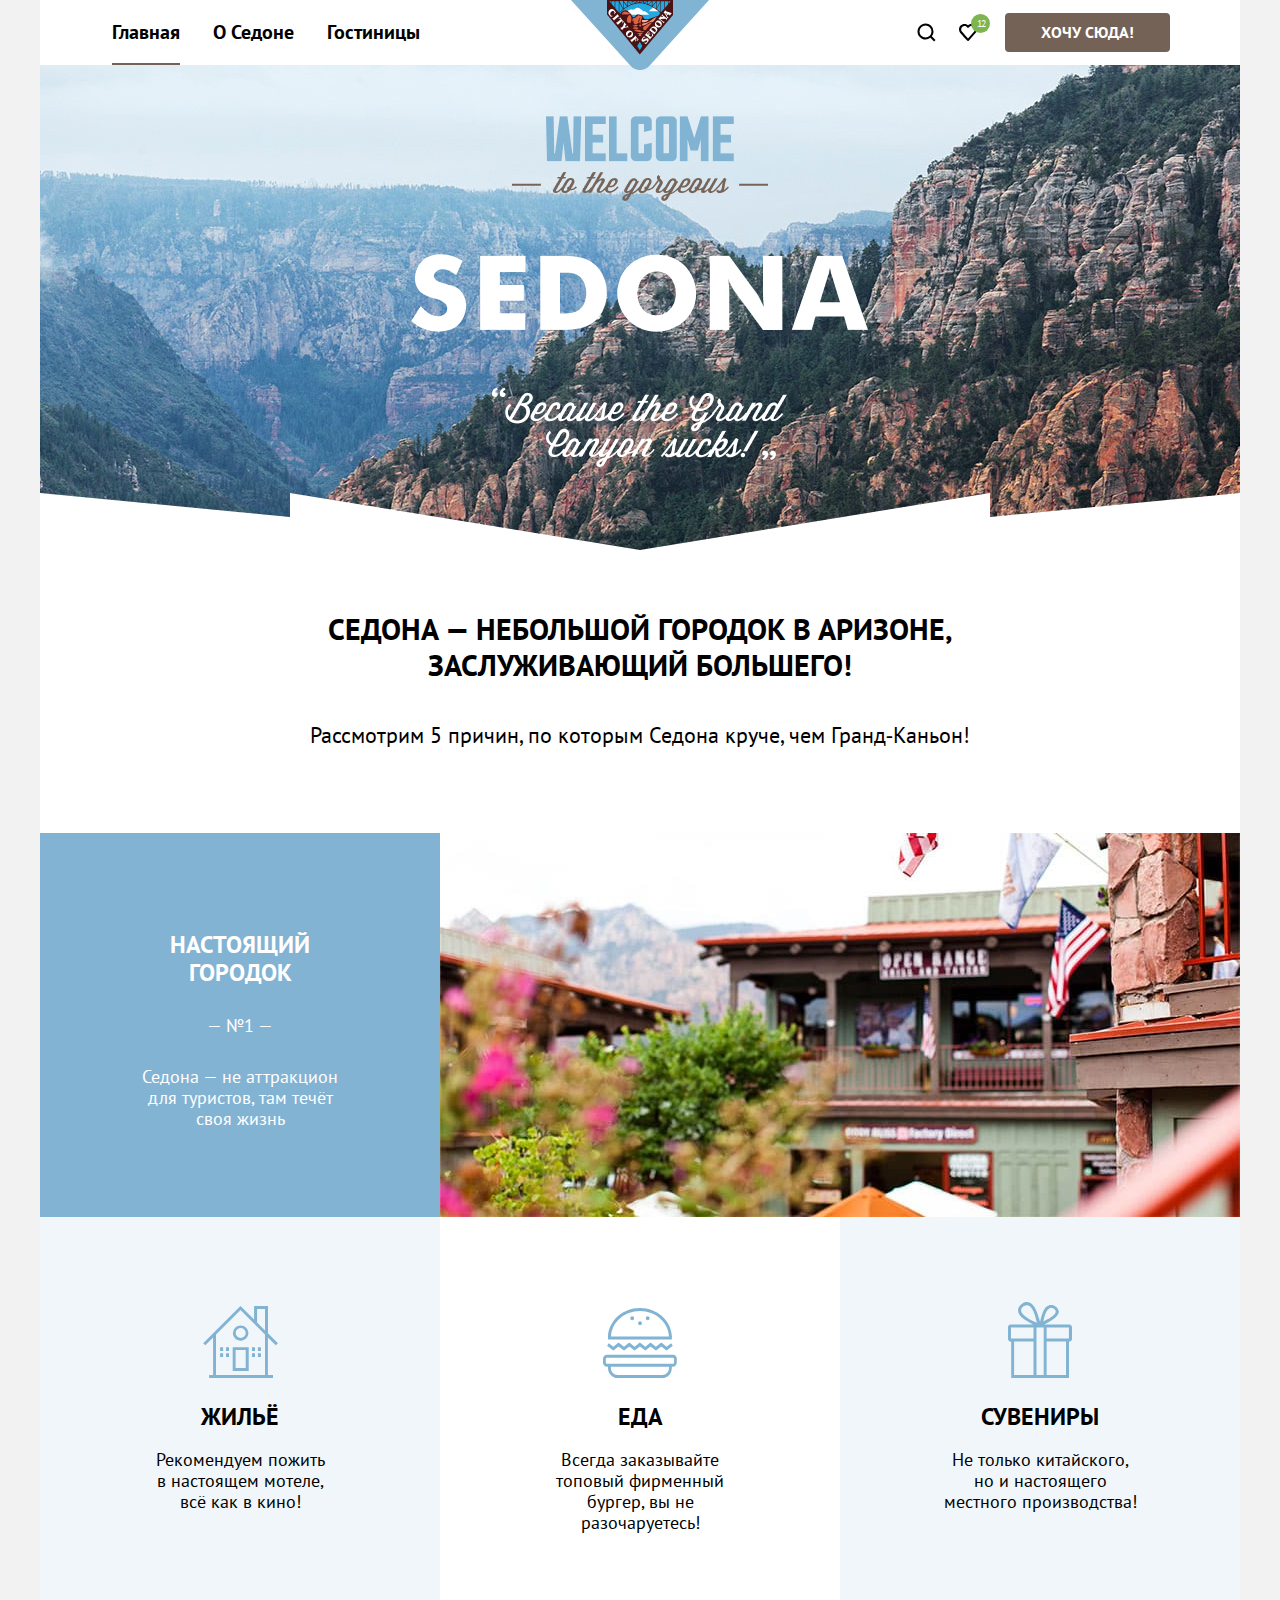
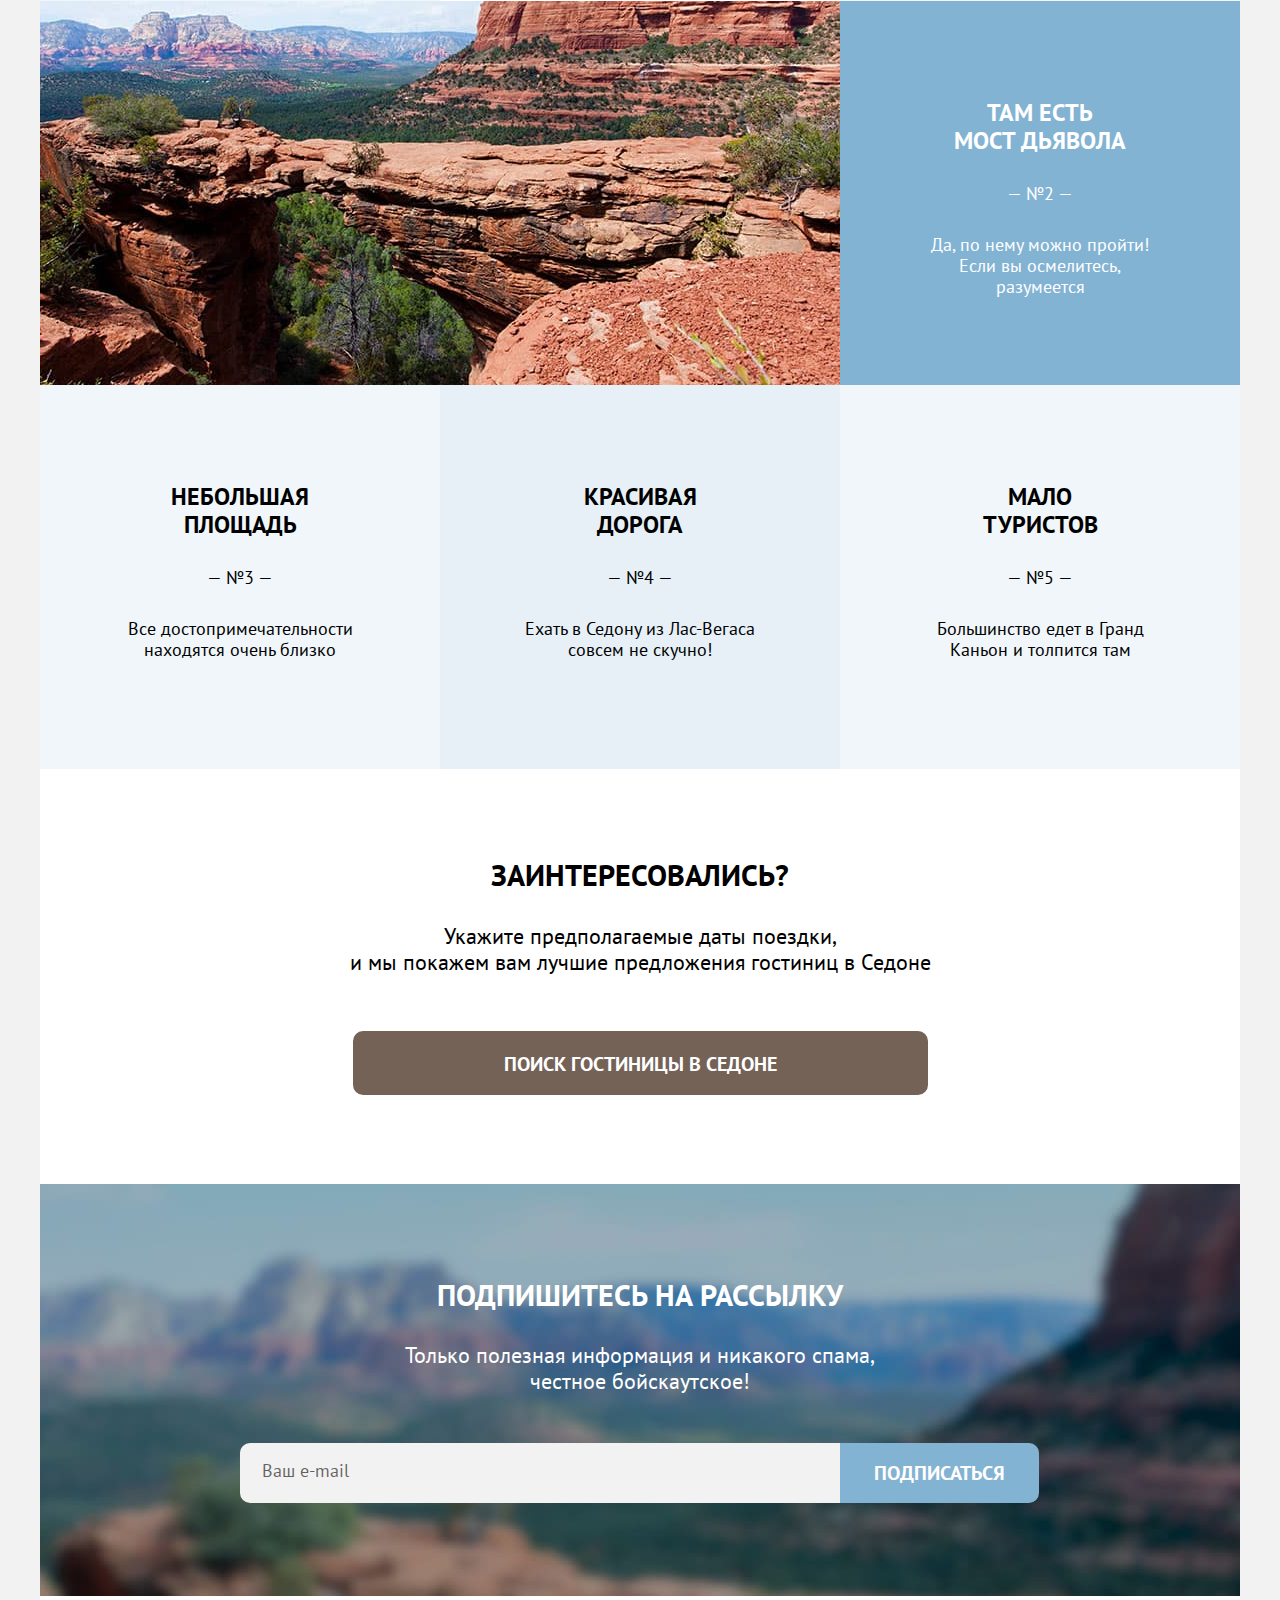
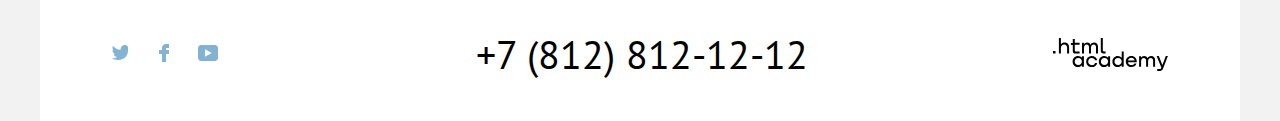
<file: index.html>
<!DOCTYPE html>
<html lang="ru">
  <head>
    <meta charset="utf-8">
    <title>HTML Academy: Седона</title>
    <link rel="icon" type="image/png" sizes="32x32" href="favicon.ico">
    <link rel="stylesheet" href="css/styles.css">
  </head>
  <body class="container-large">
    <header class="container-small page-header">
      <nav class="main-menu">
        <ul class="list-reset main-menu__list">
          <li class="main-menu__item">
            <a class="link-reset main-menu__link main-menu__link_current" tabindex="0">Главная</a>
          </li>
          <li class="main-menu__item">
            <a class="link-reset main-menu__link" href="#">О Седоне</a>
          </li>
          <li class="main-menu__item">
            <a class="link-reset main-menu__link" href="catalog.html">Гостиницы</a>
          </li>
        </ul>
      </nav>
      <a class="logo" href="#">
        <img class="logo__image" src="img/logo/logo-sedona.svg" width="138" height="70" alt="Логотип сайта Седона.">
      </a>
      <ul class="list-reset user-menu">
        <li class="user-menu__item search">
          <a class="user-menu__link" href="#">
            <svg aria-hidden="true" focusable="false" width="19" height="19" viewBox="0 0 19 19" fill="none" xmlns="http://www.w3.org/2000/svg">
              <path d="m18.5 17-3.7-3.67c1-1.3 1.7-2.98 1.7-4.87A8 8 0 0 0 8.5.5C4.1.5.5 4.18.5 8.56a8 8 0 0 0 12.9 6.26l3.7 3.68 1.4-1.5Zm-10-2.48a6 6 0 0 1-6-5.96 6 6 0 0 1 12 0 6 6 0 0 1-6 5.96Z" fill="#000"/>
            </svg>
            <span class="visually-hidden">Поиск.</span>
          </a>
        </li>
        <li class="user-menu__item favorite">
          <a class="user-menu__link favorite" href="#">
            <svg aria-hidden="true" focusable="false" width="18" height="17" viewBox="0 0 18 17" fill="none" xmlns="http://www.w3.org/2000/svg">
              <path d="M8.9 17C8.6 17 8.3 16.9 8.1 16.6C2.7 10.5 1.4 9.1 1.1 8.7C0.4 7.8 0 6.6 0 5.4C0 2.4 2.4 0 5.5 0C6.8 0 8 0.5 9 1.3C10 0.5 11.3 0 12.5 0C15.5 0 18 2.4 18 5.4C18 6.7 17.5 7.9 16.7 8.8L9.7 16.7C9.5 16.9 9.3 17 8.9 17ZM2.9 7.5C3.2 7.9 6.4 11.5 9 14.4L15.2 7.4C15.7 6.9 15.9 6.2 15.9 5.4C15.9 3.6 14.4 2.1 12.6 2.1C11.6 2.1 10.6 2.6 9.9 3.4C9.6 3.7 9.3 3.8 9 3.8C8.7 3.8 8.4 3.6 8.2 3.4C7.5 2.6 6.5 2.1 5.5 2.1C3.7 2.1 2.2 3.6 2.2 5.4C2.1 6.3 2.5 7 2.9 7.5C2.8 7.5 2.8 7.5 2.9 7.5Z" fill="black"/>
            </svg>
            <span class="user-menu__number-in-favorites">12</span>
            <span class="visually-hidden">Избранное.</span>
          </a>

          <!-- Popup window -->
          <!-- Для отображения попапа, нижестоящему диву нужно добавить класс "user-menu__popup-show" -->

          <div class="user-menu__popup-container">
            <div class="user-menu__item-container">
              <ul class="list-reset user-menu__popup-list">
                <li class="user-menu__popup-item">
                  <a class="link-reset user-menu_popup-img-and-text-link" href="#">
                    <img class="img user-menu__popup-item-image" src="img/searching-results/desert-quail.jpg" width="47" height="45" alt="Здание отеля в зеленой долине, на фоне скал.">
                    <p class="user-menu__popup-item-title">Desert Quail Inn</p>
                    <p class="user-menu__popup-item-info">Мотель</p>
                  </a>
                  <button class="user-menu__popup-item-delete" type="button">
                    <svg aria-hidden="true" focusable="false" width="16" height="16" viewBox="0 0 16 16" fill="none" xmlns="http://www.w3.org/2000/svg">
                      <g fill="#000">
                      <path d="M15.3 2.3H.6c-.3 0-.6.2-.6.5s.3.6.6.6h1.7v12c0 .3.3.6.6.6h10.2c.3 0 .6-.3.6-.6v-12h1.7c.3 0 .6-.3.6-.6s-.4-.5-.7-.5Zm-2.8 12.5H3.4V3.4h9.1v11.4ZM6.2 1.2h3.4c.3 0 .6-.3.6-.6S10 0 9.7 0H6.2c-.3 0-.5.3-.5.6s.2.6.5.6Z"/>
                      <path d="M6.2 12c.3 0 .6-.3.6-.6V5.7c0-.3-.3-.6-.6-.6s-.6.3-.6.6v5.7c.1.3.3.6.6.6ZM9.7 12c.3 0 .6-.3.6-.6V5.7c0-.3-.3-.6-.6-.6s-.6.4-.6.6v5.7c0 .3.2.6.6.6Z"/>
                    </g>
                    </svg>
                    <span class="visually-hidden">Удалить из избранного.</span>
                  </button>
                </li>
                <li class="user-menu__popup-item">
                  <a class="link-reset user-menu_popup-img-and-text-link" href="#">
                    <img class="img user-menu__popup-item-image" src="img/searching-results/poco-diablo.jpg" width="47" height="45" alt="Красные скалы, у подножья которых зеленая роща.">
                    <p class="user-menu__popup-item-title">Villas at Poco Diablo</p>
                    <p class="user-menu__popup-item-info">Апартаменты</p>
                  </a>
                  <button class="user-menu__popup-item-delete" type="button">
                    <svg aria-hidden="true" focusable="false" width="16" height="16" viewBox="0 0 16 16" fill="none" xmlns="http://www.w3.org/2000/svg">
                      <g fill="#000">
                      <path d="M15.3 2.3H.6c-.3 0-.6.2-.6.5s.3.6.6.6h1.7v12c0 .3.3.6.6.6h10.2c.3 0 .6-.3.6-.6v-12h1.7c.3 0 .6-.3.6-.6s-.4-.5-.7-.5Zm-2.8 12.5H3.4V3.4h9.1v11.4ZM6.2 1.2h3.4c.3 0 .6-.3.6-.6S10 0 9.7 0H6.2c-.3 0-.5.3-.5.6s.2.6.5.6Z"/>
                      <path d="M6.2 12c.3 0 .6-.3.6-.6V5.7c0-.3-.3-.6-.6-.6s-.6.3-.6.6v5.7c.1.3.3.6.6.6ZM9.7 12c.3 0 .6-.3.6-.6V5.7c0-.3-.3-.6-.6-.6s-.6.4-.6.6v5.7c0 .3.2.6.6.6Z"/>
                    </g>
                    </svg>
                    <span class="visually-hidden">Удалить из избранного.</span>
                  </button>
                </li>
              </ul>
            </div>
            <button class="button user-menu__popup-button" type="button">Все избранные</button>
          </div>
        </li>
        <li class="user-menu__item visit">
          <a class="button link-reset user-menu__link" href="#">Хочу сюда!</a>
        </li>
      </ul>
    </header>
    <main class="index-main">
      <section class="introduction">
        <div class="introduction__banner">
          <span class="visually-hidden">Welcome to the gorgeous Sedona "Because the Grand Canyon sucks!"</span>
        </div>
         <div class="container">
          <h1 class="title introduction__title"> Седона — небольшой городок в Аризоне, заслуживающий большего!</h1>
          <p class="subtitle introduction__subtitle"> Рассмотрим 5 причин, по которым Седона круче, чем Гранд&#8209;Каньон!</p>
         </div>
      </section>
      <section class="benefits">
        <h2 class="visually-hidden">Преимущества города Седона.</h2>
        <ul class="list-reset benefits__list">
          <li class="benefits__item real-town">
            <div class="benefits__item-text-wrapper">
              <h3 class="benefits__title">Настоящий городок</h3>
              <p class="benefits__number">&mdash; №1 &mdash;</p>
              <p class="benefits__description">Седона — не аттракцион для туристов, там течёт своя жизнь</p>
            </div>
            <img class="benefits__image town" src="img/town.jpg" width="800" height="384" alt="Деревянное двухэтажное здание, на фоне зеленых деревьев и цветущих растений.">
            <ul class="list-reset real-town-benefits-list">
              <li class="real-town-benefits-list__item housing">
                <h3 class="real-town-benefits-list__title">Жильё</h3>
                <p class="real-town-benefits-list__description">Рекомендуем пожить в настоящем мотеле, всё как в кино!</p>
              </li>
              <li class="real-town-benefits-list__item food">
                <h3 class="real-town-benefits-list__title">Еда</h3>
                <p class="real-town-benefits-list__description">Всегда заказывайте<br>топовый фирменный бургер, вы не разочаруетесь!</p>
              </li>
              <li class="real-town-benefits-list__item souvenirs">
                <h3 class="real-town-benefits-list__title">Сувениры</h3>
                <p class="real-town-benefits-list__description">Не только китайского,<br>но и настоящего местного производства!</p>
              </li>
            </ul>
          </li>
          <li class="benefits__item bridge">
            <img class="benefits__image nature" src="img/nature.jpg" width="800" height="384" alt="Зеленая долина, окруженная скалами с ущельем посредине.">
            <div class="benefits__item-text-wrapper">
              <h3 class="benefits__title">Там есть мост дьявола</h3>
              <p class="benefits__number">&mdash; №2 &mdash;</p>
              <p class="benefits__description">Да, по нему можно пройти! Если вы осмелитесь, разумеется</p>
            </div>
          </li>
          <li class="benefits__item area">
           <div class="benefits__item-text-wrapper">
              <h3 class="benefits__title">Небольшая площадь</h3>
              <p class="benefits__number">&mdash; №3 &mdash;</p>
              <p class="benefits__description">Все достопримечательности находятся очень близко</p>
           </div>
          </li>
          <li class="benefits__item road">
            <div class="benefits__item-text-wrapper">
              <h3 class="benefits__title">Красивая дорога</h3>
              <p class="benefits__number">&mdash; №4 &mdash;</p>
              <p class="benefits__description">Ехать в Седону из Лас-Вегаса совсем не скучно!</p>
            </div>
          </li>
          <li class="benefits__item tourists">
            <div class="benefits__item-text-wrapper">
              <h3 class="benefits__title">Мало туристов</h3>
              <p class="benefits__number">&mdash; №5 &mdash;</p>
              <p class="benefits__description">Большинство едет в Гранд Каньон и толпится там</p>
            </div>
          </li>
        </ul>
      </section>
      <section class="container hotel-search">
        <h2 class="visually-hidden">Поиск гостиницы в Седоне.</h2>
        <p class="title hotel-search__title">Заинтересовались?</p>
        <p class="subtitle hotel-search__subtitle">Укажите предполагаемые даты поездки,<br>и мы покажем вам лучшие предложения гостиниц в Седоне</p>
        <a class="button link-reset hotel-search__link" href="catalog.html">Поиск гостиницы в Седоне</a>
      </section>
      <section class="container subscription">
        <h2 class="title subscription__title">Подпишитесь на рассылку</h2>
        <p class="subtitle subscription__subtitle">Только полезная информация и никакого спама, честное бойскаутское!</p>
        <form class="subscription__form" action="https://echo.htmlacademy.ru/" method="POST">
          <label class="subscription__label"> <span class="visually-hidden">Ваш e-mail.</span>
            <input class="subscription__input" type="email" name="user-email" placeholder="Ваш e-mail" required>
          </label>
          <button class="button subscription__button-submit" type="submit">Подписаться</button>
        </form>
      </section>
    </main>
    <footer class="container-small page-footer">
      <ul class="list-reset page-footer__socials-list">
        <li class="socials-list__item">
          <a class="socials-list__link twitter" href="https://twitter.com/htmlacademy_ru" target="blank">
            <svg aria-hidden="true" focusable="false" width="16" height="15" viewBox="0 0 16 15" fill="none" xmlns="http://www.w3.org/2000/svg">
              <g clip-path="url(#clip0_13:966)">
              <path d="M11.6 0.200056C13.4 -0.299944 14.8 0.500056 15.4 1.40006C16.1 1.20006 16.8 0.900056 17.5 0.700056C17.5 1.60006 16.9 2.20006 16.6 2.50006C17.3 2.60006 18 1.90006 18 1.90006C17.8 2.90006 16.9 3.70006 16.3 3.90006C16.1 10.7001 13 15.1001 5.7 15.0001C5.1 15.0001 5.8 15.0001 5.2 15.0001C4.8 15.0001 0.8 14.5001 0 13.1001C2.4 13.3001 4.1 12.7001 5 11.9001C4 11.6001 2.1 11.5001 1.8 9.00006C2.2 9.10006 2.4 9.20006 3.1 9.10006C1.8 8.30006 0.4 7.50006 0.5 5.30006C0.8 5.60006 1.6 5.80006 1.9 5.80006C1.1 5.60006 -0.2 2.50006 0.9 0.900056C2.8 2.80006 4.9 4.50006 8.5 4.70006C8.7 2.30006 9.7 0.800056 11.6 0.200056Z" fill="#83B3D3"/>
              </g>
              <defs>
              <clipPath id="clip0_13:966">
              <rect width="18" height="15" fill="white"/>
              </clipPath>
              </defs>
            </svg>
            <span class="visually-hidden">Твиттер.</span>
          </a>
        </li>
        <li class="socials-list__item">
          <a class="socials-list__link facebook" href="https://www.facebook.com/htmlacademy" target="blank">
            <svg aria-hidden="true" focusable="false" width="10" height="18" viewBox="0 0 10 18" fill="none" xmlns="http://www.w3.org/2000/svg">
              <path d="M7 0C4.8 0 3 1.8 3 4V6H0V10H3V18H7V10H10V6H7V4H10V0H7Z" fill="#83B3D3"/>
            </svg>
            <span class="visually-hidden">Фейсбук.</span>
          </a>
        </li>
        <li class="socials-list__item">
          <a class="socials-list__link youtube" href="https://www.youtube.com/user/htmlacademyru" target="blank">
            <svg aria-hidden="true" focusable="false" width="20" height="16" viewBox="0 0 20 16" fill="none" xmlns="http://www.w3.org/2000/svg">
              <g clip-path="url(#clip0_13:978)">
              <path d="M17 0H2.9C1.2 0 0 1.5 0 3.2V12.7C0 14.5 1.2 16 2.9 16H17.2C18.7 16 20.1 14.5 20.1 12.8V3.2C19.9 1.5 18.7 0 17 0ZM7 11.8V4.2L13.7 8L7 11.8Z" fill="#83B3D3"/>
              </g>
              <defs>
              <clipPath id="clip0_13:978">
              <rect width="20" height="16" fill="white"/>
              </clipPath>
              </defs>
            </svg>
            <span class="visually-hidden">Ютуб.</span>
          </a>
        </li>
      </ul>
      <div class="page-footer__contact-phone">
        <span class="visually-hidden">Телефон для связи.</span>
        <a class="contact-phone__link" href="tel:+78128121212">+7 (812) 812-12-12</a>
      </div>
      <a class="page-footer__logo-link" href="https://htmlacademy.ru/">
        <svg aria-hidden="true" focusable="false" width="115" height="34" viewBox="0 0 115 34" fill="none" xmlns="http://www.w3.org/2000/svg">
          <path d="M0 12.9v2.6h2.5v-2.6H0ZM11.6 4.5c-1.6 0-2.8.7-3.6 1.7h-.1V0h-2v15.5h2v-5.3c0-2.1 1.3-3.6 3.3-3.6 1.8 0 2.9 1.4 2.9 3.2v5.7h2V9.4c.1-3-1.8-4.9-4.5-4.9ZM26.6 4.8h-4.8V1.1h-2v3.8h-1.9v2h1.9v6c0 1.7 1 2.7 2.7 2.7h4.1v-2h-3.7c-.7 0-1.1-.4-1.1-1.1V6.8h4.8v-2ZM41.1 4.6c-1.6 0-2.9.8-3.5 2.1h-.1c-.6-1.2-1.8-2.1-3.4-2.1-1.4 0-2.5.8-3.1 1.8h-.1V4.8H29v10.6h2V10c0-2 1-3.5 2.6-3.5 1.5 0 2.4 1 2.4 2.6v6.3h2V9.8c0-2.4 1.4-3.3 2.6-3.3 1.5 0 2.4 1 2.4 2.6v6.3h2V8.9c.1-2.5-1.4-4.3-3.9-4.3ZM47.8 12.7c0 1.7 1 2.7 2.8 2.7h2v-2h-1.7c-.7 0-1.1-.4-1.1-1.1V0h-2v12.7ZM28.9 19.7c-.9-1.1-2.2-1.8-3.9-1.8-3.1 0-5.4 2.3-5.4 5.6s2.3 5.6 5.4 5.6c1.8 0 3-.8 3.8-1.9h.1v1.6h2V18.2h-2v1.5Zm-3.6 7.4c-2.2 0-3.6-1.6-3.6-3.6s1.4-3.6 3.6-3.6 3.6 1.6 3.6 3.6c0 1.9-1.4 3.6-3.6 3.6ZM44.2 22c-.5-2.4-2.6-4.1-5.4-4.1a5.4 5.4 0 0 0-5.6 5.6c0 3.1 2.2 5.6 5.6 5.6 2.8 0 4.9-1.8 5.4-4.2h-2.1a3.4 3.4 0 0 1-3.3 2.3c-2.2 0-3.6-1.6-3.6-3.6s1.4-3.6 3.6-3.6c1.6 0 2.8 1 3.3 2.2h2.1V22ZM55.1 19.7c-.9-1.1-2.2-1.8-3.9-1.8-3.1 0-5.4 2.3-5.4 5.6s2.3 5.6 5.4 5.6c1.8 0 3-.8 3.8-1.9h.1v1.6h2V18.2h-2v1.5Zm-3.6 7.4c-2.2 0-3.6-1.6-3.6-3.6s1.4-3.6 3.6-3.6 3.6 1.6 3.6 3.6c0 1.9-1.5 3.6-3.6 3.6ZM68.7 19.8c-.9-1.1-2.2-1.9-3.9-1.9-3.1 0-5.4 2.3-5.4 5.6s2.2 5.6 5.4 5.6c1.7 0 3-.8 3.8-1.8h.1v1.5h2V13.4h-2v6.4Zm-3.6 7.3c-2.2 0-3.6-1.6-3.6-3.6s1.4-3.6 3.6-3.6 3.6 1.6 3.6 3.6c-.1 2-1.5 3.6-3.6 3.6ZM78.3 17.9c-3.3 0-5.5 2.5-5.5 5.6 0 3 2.1 5.6 5.5 5.6 2.5 0 4.5-1.3 5.2-3.6h-2.1c-.5 1-1.6 1.6-3 1.6-1.9 0-3.3-1.3-3.4-2.9h8.8c.2-3.6-2-6.3-5.5-6.3Zm0 1.9c1.7 0 3 1 3.3 2.6h-6.5c.3-1.5 1.5-2.6 3.2-2.6ZM98.2 17.9c-1.6 0-2.9.8-3.6 2h-.1c-.6-1.2-1.8-2-3.4-2-1.4 0-2.5.7-3.1 1.8v-1.5h-1.9v10.6h2v-5.4c0-2 1-3.4 2.6-3.5 1.5 0 2.4 1 2.4 2.6v6.3h2v-5.6c0-2.4 1.4-3.3 2.6-3.3 1.5 0 2.4 1 2.4 2.6v6.3h2v-6.5c.1-2.6-1.4-4.4-3.9-4.4ZM109.4 27l-3.6-8.9h-2.2l4.8 11.6c-.3.9-.7 1.2-1.7 1.2h-2.5v2h2.5c1.8 0 2.8-.8 3.5-2.6l4.7-12.2h-2.1l-3.4 8.9Z" fill="#000"/>
        </svg>
        <span class="visually-hidden">Логотип разработчика сайта "htmlacademy.ru".</span>
      </a>
    </footer>

    <!-- Modal window -->
    <!-- Чтобы окно отобразилось, нужно для нижестоящего дива добавить класс modal-container-show -->

    <div class="modal-container">
      <div class="page-modal">
        <h2 class="page-modal__title">Поиск гостиницы в Седоне</h2>
        <button class="page-modal__close" type="button">
          <span class="visually-hidden">Закрыть окно.</span>
        </button>
        <form class="page-modal__form" action="https://echo.htmlacademy.ru/" method="get">
          <ul class="list-reset page-modal__list">
            <li class="page-modal__item">
              <label class="page-modal__label" for="arrival-date">Дата заезда:</label>
              <input class="page-modal__input-date" type="text" value="27 апреля 2020" id="arrival-date" name="arrival-date" required>
              <p class="page-modal__error page-modal__info">Мы не можем отправить вас в прошлое.</p>
            </li>
            <li class="page-modal__item">
              <label class="page-modal__label" for="date-of-departure">Дата выезда:</label>
              <input class="page-modal__input-date" type="text" value="1 сентября 2021" id="date-of-departure" name="date-of-departure" required>
              <p class="page-modal__info">На эти даты есть свободные номера. Пока есть.</p>
            </li>
          </ul>
          <div class="page-modal__input-number-container">
            <label class="page-modal__label adult" for="adult"> Взрослые:</label>
            <div class="page-modal__input-and-buttons-container adult">
              <input class="page-modal__input-number adult" type="text" value="2" id="adult" name="adult" required>
              <button class="page-modal__button-minus adult" type="button">
                <span class="page-modal__mark-minus-adult"></span>
                <span class="visually-hidden">Уменьшить количество.</span>
              </button>
              <button class="page-modal__button-plus adult" type="button">
                <span class="page-modal__mark-plus-adult"></span>
                <span class="visually-hidden">Увеличить количество.</span>
              </button>
            </div>
            <label class="page-modal__label children" for="children"> Дети:</label>
            <div class="page-modal__additional-info">
              <p class="page-modal__additional-info-text">Укажите количество детей, которые будут с вами, возраст которых от 6 до 18 лет. Дети до 6 лет размещаются бесплатно.</p>
            </div>
            <div class="page-modal__input-and-buttons-container children">
              <input class="page-modal__input-number children" type="text" value="1" id="children" name="children" required>
              <button class="page-modal__button-minus children" type="button">
                <span class="page-modal__mark-minus-children"></span>
                <span class="visually-hidden">Уменьшить количество.</span>
              </button>
              <button class="page-modal__button-plus children" type="button">
                <span class="page-modal__mark-plus-children"></span>
                <span class="visually-hidden">Увеличить количество.</span>
              </button>
            </div>
          </div>
          <button class="page-modal__button" type="submit" >Найти.</button>
        </form>
      </div>
    </div>
  </body>
</html>
</file>
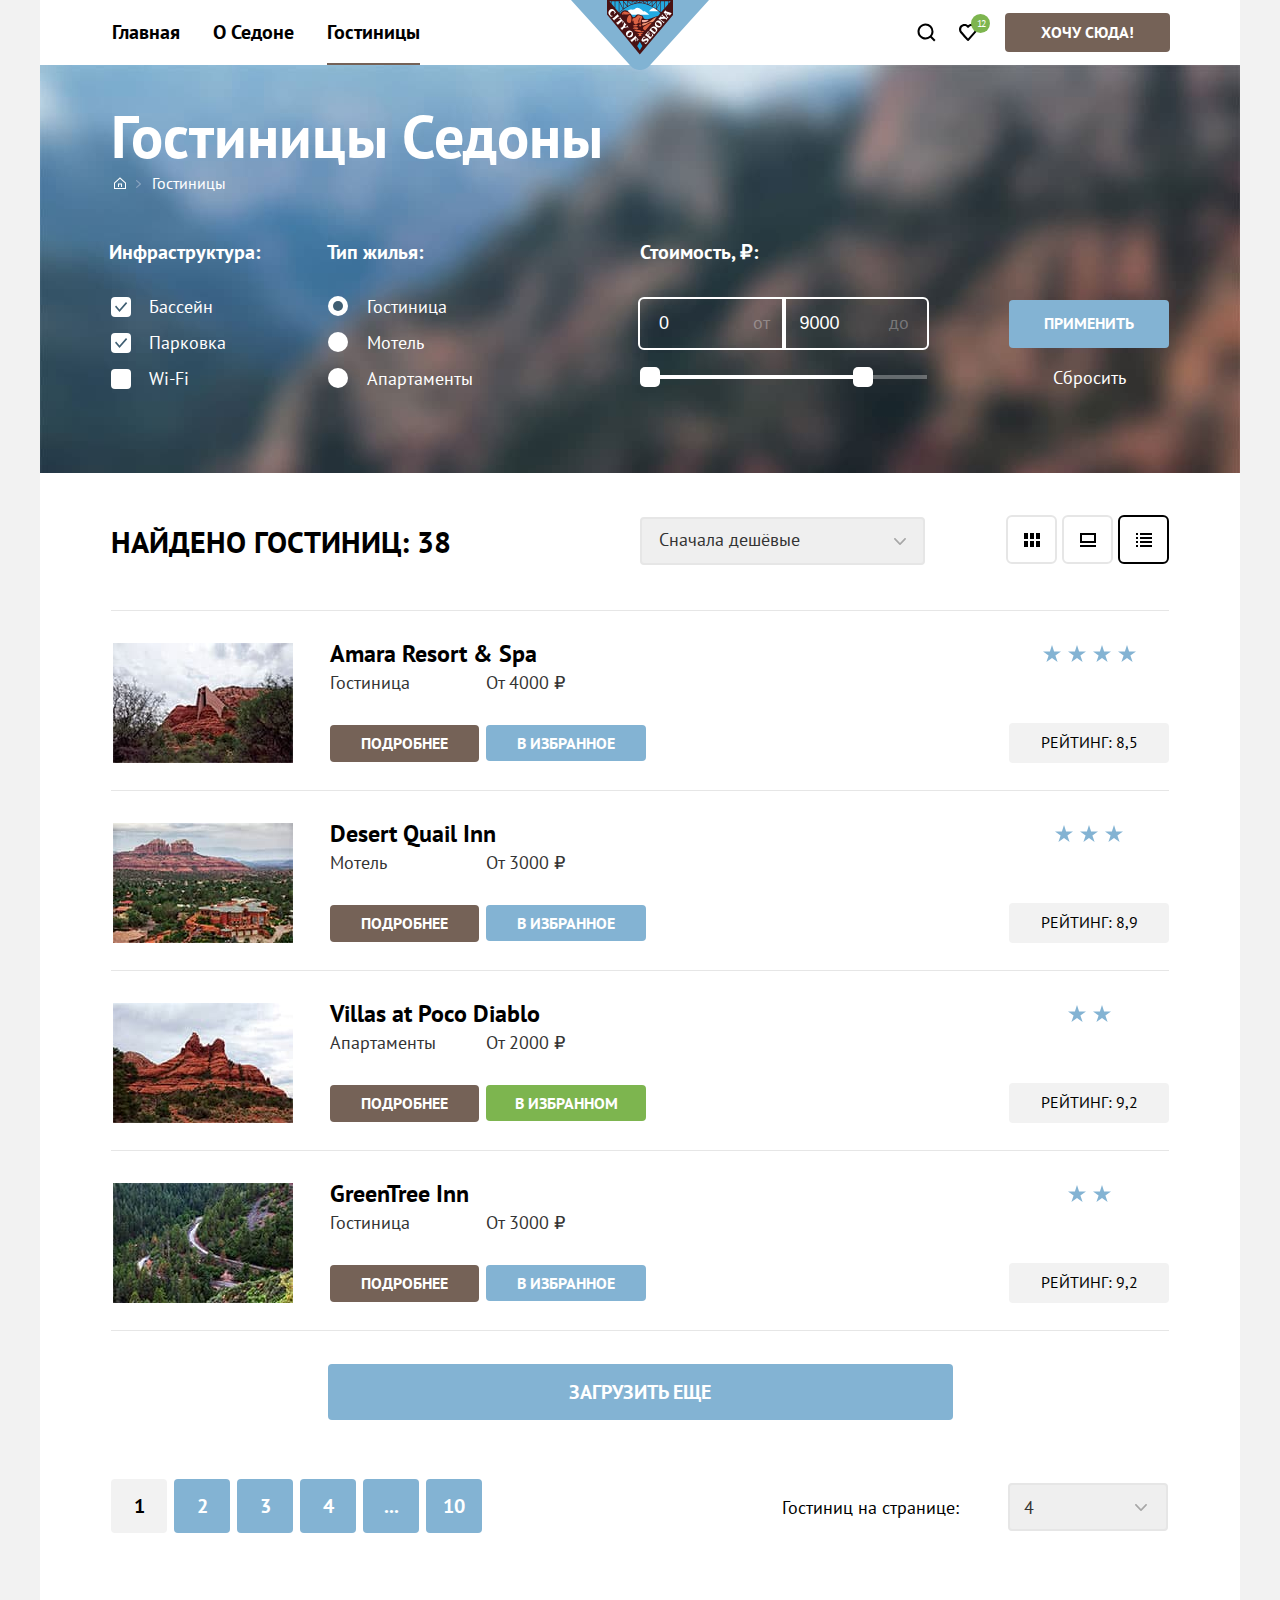
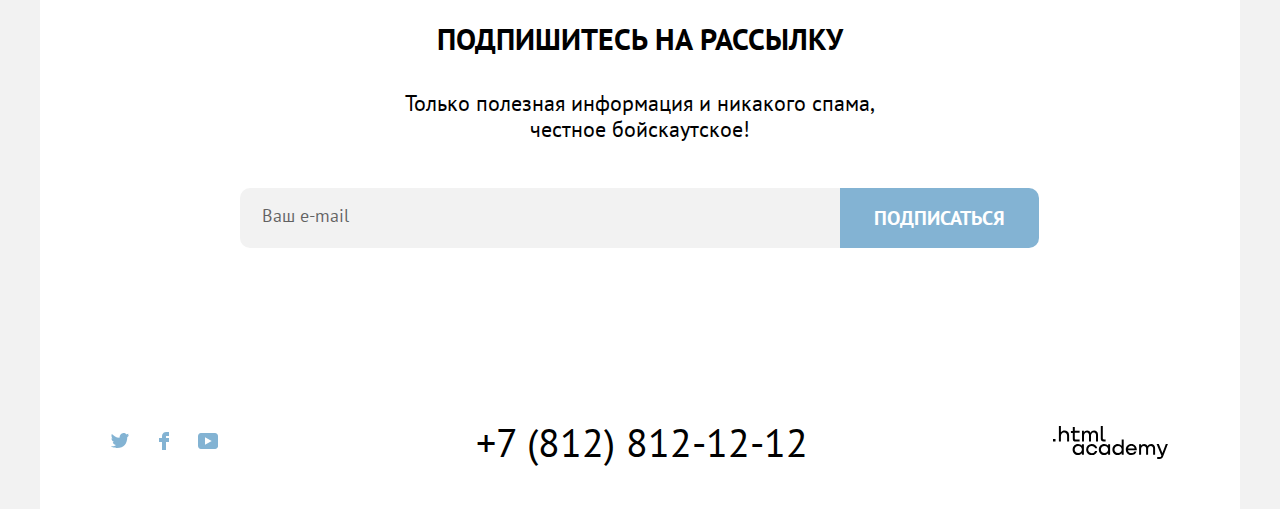
<file: catalog.html>
<!DOCTYPE html>
<html lang="ru">
  <head>
    <meta charset="utf-8">
    <title>HTML Academy: Седона</title>
    <link rel="icon" type="image/png" sizes="32x32" href="favicon.ico">
    <link rel="stylesheet" href="css/styles.css">
  </head>
  <body class="container-large">
    <header class="container-small page-header">
      <nav class="main-menu">
        <ul class="list-reset main-menu__list">
          <li class="main-menu__item">
            <a class="link-reset main-menu__link" href="index.html">Главная</a>
          </li>
          <li class="main-menu__item">
            <a class="link-reset main-menu__link" href="#">О Седоне</a>
          </li>
          <li class="main-menu__item">
            <a class="link-reset main-menu__link main-menu__link_current" tabindex="0">Гостиницы</a>
          </li>
        </ul>
      </nav>
      <a class="logo" href="index.html">
        <img class="logo__image" src="img/logo/logo-sedona.svg" width="138" height="70" alt="Логотип сайта Седона.">
      </a>
      <ul class="list-reset user-menu">
        <li class="user-menu__item search">
          <a class="user-menu__link" href="#">
            <svg aria-hidden="true" focusable="false" width="19" height="19" viewBox="0 0 19 19" fill="none" xmlns="http://www.w3.org/2000/svg">
              <path d="m18.5 17-3.7-3.67c1-1.3 1.7-2.98 1.7-4.87A8 8 0 0 0 8.5.5C4.1.5.5 4.18.5 8.56a8 8 0 0 0 12.9 6.26l3.7 3.68 1.4-1.5Zm-10-2.48a6 6 0 0 1-6-5.96 6 6 0 0 1 12 0 6 6 0 0 1-6 5.96Z" fill="#000"/>
            </svg>
            <span class="visually-hidden">Поиск.</span>
          </a>
        </li>
        <li class="user-menu__item favorite">
          <a class="user-menu__link" href="#">
            <svg aria-hidden="true" focusable="false" width="18" height="17" viewBox="0 0 18 17" fill="none" xmlns="http://www.w3.org/2000/svg">
              <path d="M8.9 17C8.6 17 8.3 16.9 8.1 16.6C2.7 10.5 1.4 9.1 1.1 8.7C0.4 7.8 0 6.6 0 5.4C0 2.4 2.4 0 5.5 0C6.8 0 8 0.5 9 1.3C10 0.5 11.3 0 12.5 0C15.5 0 18 2.4 18 5.4C18 6.7 17.5 7.9 16.7 8.8L9.7 16.7C9.5 16.9 9.3 17 8.9 17ZM2.9 7.5C3.2 7.9 6.4 11.5 9 14.4L15.2 7.4C15.7 6.9 15.9 6.2 15.9 5.4C15.9 3.6 14.4 2.1 12.6 2.1C11.6 2.1 10.6 2.6 9.9 3.4C9.6 3.7 9.3 3.8 9 3.8C8.7 3.8 8.4 3.6 8.2 3.4C7.5 2.6 6.5 2.1 5.5 2.1C3.7 2.1 2.2 3.6 2.2 5.4C2.1 6.3 2.5 7 2.9 7.5C2.8 7.5 2.8 7.5 2.9 7.5Z" fill="black"/>
            </svg>
            <span class="user-menu__number-in-favorites">12</span>
            <span class="visually-hidden">Избранное.</span>
          </a>
        </li>
        <li class="user-menu__item visit">
          <a class="button link-reset user-menu__link " href="#">Хочу сюда!</a>
        </li>
      </ul>
    </header>
    <main class="catalog-main">
      <div class="container bread-crumbs-and-searching-filter-wrapper">
        <section class="bread-crumbs">
          <h1 class="bread-crumbs__title">Гостиницы Седоны</h1>
          <ul class="list-reset bread-crumbs__list">
            <li class="bread-crumbs__item home">
              <a class="bread-crumbs__link" href="index.html">
                <svg aria-hidden="true" focusable="false" width="12" height="12" viewBox="0 0 12 12" fill="none" xmlns="http://www.w3.org/2000/svg">
                  <path d="M6 .3 0 5.8V12h12V5.8L6 .3ZM11 11H1V6.2l5-4.5 5 4.5V11Z" fill="#fff"/>
                  <path d="M4 10h1V7.5h2V10h1V6.5H4V10Z" fill="#fff"/>
                </svg>
              </a>
              <span class="visually-hidden">Главная страница.</span>
            </li>
            <li class="bread-crumbs__item">
              <a class="link-reset bread-crumbs__link" href="catalog.html">
                Гостиницы
              </a>
            </li>
          </ul>
        </section>
        <section class="searching-filter">
          <h2 class="visually-hidden">Фильтр поиска.</h2>
          <form class="searching-filter__form" action="https://echo.htmlacademy.ru/" method="GET">
            <ul class="list-reset searching-filter__list">
              <li class="searching-filter__item input-checkbox">
                <fieldset class="fieldset-reset searching-filter__fieldset">
                  <legend class="searching-filter__legend">Инфраструктура:</legend>
                   <ul class="list-reset searching-filter__inner-list">
                    <li class="searching-filter__inner-item">
                      <label class="searching-filter__label">
                        <input class="visually-hidden searching-filter__input checkbox" type="checkbox" name="pool" checked> Бассейн
                        <span class="searching-filter__control-mark"></span>
                      </label>
                    </li>
                    <li class="searching-filter__inner-item">
                      <label class="searching-filter__label">
                        <input class="visually-hidden searching-filter__input checkbox" type="checkbox" name="parking" checked> Парковка
                        <span class="searching-filter__control-mark"></span>
                      </label>
                    </li>
                    <li class="searching-filter__inner-item">
                      <label class="searching-filter__label">
                        <input class="visually-hidden searching-filter__input checkbox" type="checkbox" name="wi-fi"> Wi-Fi
                        <span class="searching-filter__control-mark"></span>
                      </label>
                    </li>
                  </ul>
                </fieldset>
              </li>
              <li class="searching-filter__item input-radio">
                <fieldset class="fieldset-reset searching-filter__fieldset">
                  <legend class="searching-filter__legend">Тип жилья:</legend>
                  <ul class="list-reset searching-filter__inner-list">
                    <li class="searching-filter__inner-item">
                      <label class="searching-filter__label">
                        <input class="visually-hidden searching-filter__input radio" type="radio" name="housing-type" value="hotel" checked> Гостиница
                        <span class="searching-filter__control-mark"></span>
                      </label>
                    </li>
                    <li class="searching-filter__inner-item">
                      <label class="searching-filter__label">
                        <input class="visually-hidden searching-filter__input radio" type="radio" name="housing-type" value="motel"> Мотель
                        <span class="searching-filter__control-mark"></span>
                      </label>
                    </li>
                    <li class="searching-filter__inner-item">
                      <label class="searching-filter__label">
                        <input class="visually-hidden searching-filter__input radio" type="radio" name="housing-type" value="apartments"> Апартаменты
                        <span class="searching-filter__control-mark"></span>
                      </label>
                    </li>
                  </ul>
                </fieldset>
              </li>
              <li class="searching-filter__item price">
                <fieldset class="fieldset-reset searching-filter__fieldset">
                  <legend class="searching-filter__legend">Стоимость, ₽:</legend>
                  <div class="searching-filter__price-controls">
                    <label class="searching-filter__label">
                      <span class="searching-filter__input-min-wrapper">
                        <input class="searching-filter__min-price-input" type="number" name="min-price" value="0" min="0" max="9900" step="100">
                     </span>
                    </label>
                    <label class="searching-filter__label">
                      <span class="searching-filter__input-max-wrapper">
                        <input class="searching-filter__max-price-input" type="number" name="max-price" value="9000" min="100" max="10000" step="100">
                      </span>
                    </label>
                  </div>
                  <div class="searching-filter__range-controls">
                    <div class="searching-filter__scale">
                      <div class="searching-filter__bar" style="left: 0; width: 233px;">
                        <button class="searching-filter__toggle toggle-min" type="button">
                          <span class="visually-hidden">Изменить минимальную цену.</span>
                        </button>
                        <button class="searching-filter__toggle toggle-max" type="button">
                          <span class="visually-hidden">Изменить максимальную цену.</span>
                        </button>
                      </div>
                    </div>
                  </div>
                </fieldset>
              </li>
            </ul>
            <div class="searching-filter__button-wrapper">
              <button class="button searching-filter__submit" type="submit">Применить</button>
              <button class="searching-filter__reset" type="reset">Сбросить</button>
            </div>
          </form>
        </section>
      </div>
      <section class="container searching-results">
        <div class="searching-results__container">
          <h2 class="visually-hidden">Результаты поиска.</h2>
          <p class="searching-results__text">Найдено гостиниц: 38</p>
          <form class="searching-results__form" action="https://echo.htmlacademy.ru/" method="GET">
            <fieldset class="fieldset-reset">
              <legend class="searching-results__legend">
                <span class="visually-hidden">Порядок сортировки отображения результатов на странице.</span>
              </legend>
              <select class="searching-results__price-list" name="order-of-display">
                <option class="searching-results__display-price-option" value="min-price-first">Сначала дешёвые</option>
                <option class="searching-results__display-price-option" value="max-price-first">Сначала дорогие</option>
              </select>
            </fieldset>
          </form>
          <ul class="list-reset searching-results__display-list">
            <li class="searching-results__display-item">
              <button class="searching-results__display-button mode-tiles" type="button">
                <span class="visually-hidden">Показать результаты в виде плиток.</span>
              </button>
            </li>
            <li class="searching-results__display-item">
              <button class="searching-results__display-button mode-one-result" type="button">
                <span class="visually-hidden">Показать один результат с подробным описанием на всю страницу.</span>
              </button>
            </li>
            <li class="searching-results__display-item searching-results__item_current">
              <button class="searching-results__display-button mode-list" type="button">
                <span class="visually-hidden">Показать результаты в виде списка.</span>
              </button>
            </li>
          </ul>
        </div>
        <ul class="list-reset searching-results__list">
          <li class="searching-results__item">
            <img class="searching-results__item-image" tabindex="0" src="img/searching-results/amara-resort.jpg" width="180" height="120" alt="Здание гостиницы, на склоне красной скалы.">
            <a class="link-reset searching-results__title-link" href="#">
              <h3 class="searching-results__item-title">Amara Resort & Spa</h3>
            </a>
            <p class="searching-results__item-name">Гостиница</p>
            <p class="searching-results__item-price">От 4000 ₽</p>
            <a class="button link-reset searching-results__more-details" href="#">подробнее</a>
            <button class="button searching-results__to-favorites" type="button">В избранное</button>
            <ul class="list-reset searching-results__rating-stars-list">
              <li class="link-reset searching-results__rating-stars-item"></li>
              <li class="link-reset searching-results__rating-stars-item"></li>
              <li class="link-reset searching-results__rating-stars-item"></li>
              <li class="link-reset searching-results__rating-stars-item"></li>
            </ul>
            <p class="searching-results__rating">Рейтинг: 8,5</p>
          </li>
          <li class="searching-results__item">
            <img class="searching-results__item-image" tabindex="0" src="img/searching-results/desert-quail.jpg" width="180" height="120" alt="Здание отеля в зеленой долине, на фоне скал.">
            <a class="link-reset searching-results__title-link" href="#">
              <h3 class="searching-results__item-title">Desert Quail Inn</h3>
            </a>
            <p class="searching-results__item-name">Мотель</p>
            <p class="searching-results__item-price">От 3000 ₽</p>
            <a class="button link-reset searching-results__more-details" href="#">Подробнее</a>
            <button class="button searching-results__to-favorites" type="button">В избранное</button>
            <ul class="list-reset searching-results__rating-stars-list">
              <li class="link-reset searching-results__rating-stars-item"></li>
              <li class="link-reset searching-results__rating-stars-item"></li>
              <li class="link-reset searching-results__rating-stars-item"></li>
            </ul>
            <p class="searching-results__rating">Рейтинг: 8,9</p>
          </li>
          <li class="searching-results__item">
            <img class="searching-results__item-image" tabindex="0" src="img/searching-results/poco-diablo.jpg" width="180" height="120" alt="Красные скалы, у подножья которых зеленая роща.">
            <a class="link-reset searching-results__title-link" href="#">
              <h3 class="searching-results__item-title">Villas at Poco Diablo</h3>
            </a>
            <p class="searching-results__item-name">Апартаменты</p>
            <p class="searching-results__item-price">От 2000 ₽</p>
            <a class="button link-reset searching-results__more-details" href="#">Подробнее</a>
            <button class="button searching-results__to-favorites in-favorites" type="button">В избранном</button>
            <ul class="list-reset searching-results__rating-stars-list">
              <li class="link-reset searching-results__rating-stars-item"></li>
              <li class="link-reset searching-results__rating-stars-item"></li>
            </ul>
            <p class="searching-results__rating">Рейтинг: 9,2</p>
          </li>
          <li class="searching-results__item">
            <img class="searching-results__item-image" tabindex="0" src="img/searching-results/green-tree.jpg" width="180" height="120" alt="Серпантин, по средине горного леса.">
            <a class="link-reset searching-results__title-link" href="#">
              <h3 class="searching-results__item-title">GreenTree Inn</h3>
            </a>
            <p class="searching-results__item-name">Гостиница</p>
            <p class="searching-results__item-price">От 3000 ₽</p>
            <a class="button link-reset searching-results__more-details" href="#">Подробнее</a>
            <button class="button searching-results__to-favorites" type="button">В избранное</button>
            <ul class="list-reset searching-results__rating-stars-list">
              <li class="link-reset searching-results__rating-stars-item"></li>
              <li class="link-reset searching-results__rating-stars-item"></li>
            </ul>
            <p class="searching-results__rating">Рейтинг: 9,2</p>
          </li>
        </ul>
        <button class="button searching-results__load-more" type="button">Загрузить еще</button>
        <section class="pagination">
          <h2 class="visually-hidden">Пагинация.</h2>
          <ul class="list-reset pagination__list">
            <li class="pagination__item">
              <a class="link-reset pagination__link pagination__link_current" tabindex="0">1</a>
            </li>
            <li class="pagination__item">
              <a class="link-reset pagination__link" href="#">2</a>
            </li>
            <li class="pagination__item">
              <a class="link-reset pagination__link" href="#">3</a>
            </li>
            <li class="pagination__item">
              <a class="link-reset pagination__link" href="#">4</a>
            </li>
            <li class="pagination__item">
              <a class="link-reset pagination__link" href="#">...</a>
            </li>
            <li class="pagination__item">
              <a class="link-reset pagination__link" href="#">10</a>
            </li>
          </ul>
          <form class="pagination__form" action="https://echo.htmlacademy.ru/" method="GET">
            <fieldset class="fieldset-reset pagination__fieldset">
              <label class="pagination__select-list-lable" for="pagination__select-list-id">Гостиниц на странице:</label>
              <select class="pagination__select-list" name="order-of-display" id="pagination__select-list-id">
                <option class="pagination__select-option" value="4">4</option>
              </select>
            </fieldset>
          </form>
        </section>
      </section>
      <section class="container subscription">
        <h2 class="title subscription__title">Подпишитесь на рассылку</h2>
        <p class="subtitle subscription__subtitle">Только полезная информация и никакого спама, честное бойскаутское!</p>
        <form class="subscription__form" action="https://echo.htmlacademy.ru/" method="POST">
          <label class="subscription__label"> <span class="visually-hidden">Ваш e-mail.</span>
            <input class="subscription__input" type="email" name="user-email" placeholder="Ваш e-mail" required>
          </label>
          <button class="button subscription__button-submit" type="submit">Подписаться</button>
        </form>
      </section>
    </main>
    <footer class="container-small page-footer">
      <ul class="list-reset page-footer__socials-list">
        <li class="socials-list__item">
          <a class="socials-list__link twitter" href="https://twitter.com/htmlacademy_ru" target="blank">
            <svg aria-hidden="true" focusable="false" width="18" height="15" viewBox="0 0 18 15" fill="none" xmlns="http://www.w3.org/2000/svg">
              <g clip-path="url(#clip0_13:966)">
              <path d="M11.6 0.200056C13.4 -0.299944 14.8 0.500056 15.4 1.40006C16.1 1.20006 16.8 0.900056 17.5 0.700056C17.5 1.60006 16.9 2.20006 16.6 2.50006C17.3 2.60006 18 1.90006 18 1.90006C17.8 2.90006 16.9 3.70006 16.3 3.90006C16.1 10.7001 13 15.1001 5.7 15.0001C5.1 15.0001 5.8 15.0001 5.2 15.0001C4.8 15.0001 0.8 14.5001 0 13.1001C2.4 13.3001 4.1 12.7001 5 11.9001C4 11.6001 2.1 11.5001 1.8 9.00006C2.2 9.10006 2.4 9.20006 3.1 9.10006C1.8 8.30006 0.4 7.50006 0.5 5.30006C0.8 5.60006 1.6 5.80006 1.9 5.80006C1.1 5.60006 -0.2 2.50006 0.9 0.900056C2.8 2.80006 4.9 4.50006 8.5 4.70006C8.7 2.30006 9.7 0.800056 11.6 0.200056Z" fill="#83B3D3"/>
              </g>
              <defs>
              <clipPath id="clip0_13:966">
              <rect width="18" height="15" fill="white"/>
              </clipPath>
              </defs>
            </svg>
            <span class="visually-hidden">Твиттер.</span>
          </a>
        </li>
        <li class="socials-list__item">
          <a class="socials-list__link facebook" href="https://www.facebook.com/htmlacademy" target="blank">
            <svg aria-hidden="true" focusable="false" width="10" height="18" viewBox="0 0 10 18" fill="none" xmlns="http://www.w3.org/2000/svg">
              <path d="M7 0C4.8 0 3 1.8 3 4V6H0V10H3V18H7V10H10V6H7V4H10V0H7Z" fill="#83B3D3"/>
            </svg>
            <span class="visually-hidden">Фейсбук.</span>
          </a>
        </li>
        <li class="socials-list__item">
          <a class="socials-list__link youtube" href="https://www.youtube.com/user/htmlacademyru" target="blank">
            <svg aria-hidden="true" focusable="false" width="20" height="16" viewBox="0 0 20 16" fill="none" xmlns="http://www.w3.org/2000/svg">
              <g clip-path="url(#clip0_13:978)">
              <path d="M17 0H2.9C1.2 0 0 1.5 0 3.2V12.7C0 14.5 1.2 16 2.9 16H17.2C18.7 16 20.1 14.5 20.1 12.8V3.2C19.9 1.5 18.7 0 17 0ZM7 11.8V4.2L13.7 8L7 11.8Z" fill="#83B3D3"/>
              </g>
              <defs>
              <clipPath id="clip0_13:978">
              <rect width="20" height="16" fill="white"/>
              </clipPath>
              </defs>
            </svg>
            <span class="visually-hidden">Ютуб.</span>
          </a>
        </li>
      </ul>
      <div class="page-footer__contact-phone">
        <span class="visually-hidden">Телефон для связи.</span>
        <a class="contact-phone__link" href="tel:+78128121212">+7 (812) 812-12-12</a>
      </div>
      <a class="page-footer__logo-link" href="https://htmlacademy.ru/">
        <svg aria-hidden="true" focusable="false" width="115" height="34" fill="none" xmlns="http://www.w3.org/2000/svg">
          <path d="M0 12.9v2.6h2.5v-2.6H0ZM11.6 4.5c-1.6 0-2.8.7-3.6 1.7h-.1V0h-2v15.5h2v-5.3c0-2.1 1.3-3.6 3.3-3.6 1.8 0 2.9 1.4 2.9 3.2v5.7h2V9.4c.1-3-1.8-4.9-4.5-4.9ZM26.6 4.8h-4.8V1.1h-2v3.8h-1.9v2h1.9v6c0 1.7 1 2.7 2.7 2.7h4.1v-2h-3.7c-.7 0-1.1-.4-1.1-1.1V6.8h4.8v-2ZM41.1 4.6c-1.6 0-2.9.8-3.5 2.1h-.1c-.6-1.2-1.8-2.1-3.4-2.1-1.4 0-2.5.8-3.1 1.8h-.1V4.8H29v10.6h2V10c0-2 1-3.5 2.6-3.5 1.5 0 2.4 1 2.4 2.6v6.3h2V9.8c0-2.4 1.4-3.3 2.6-3.3 1.5 0 2.4 1 2.4 2.6v6.3h2V8.9c.1-2.5-1.4-4.3-3.9-4.3ZM47.8 12.7c0 1.7 1 2.7 2.8 2.7h2v-2h-1.7c-.7 0-1.1-.4-1.1-1.1V0h-2v12.7ZM28.9 19.7c-.9-1.1-2.2-1.8-3.9-1.8-3.1 0-5.4 2.3-5.4 5.6s2.3 5.6 5.4 5.6c1.8 0 3-.8 3.8-1.9h.1v1.6h2V18.2h-2v1.5Zm-3.6 7.4c-2.2 0-3.6-1.6-3.6-3.6s1.4-3.6 3.6-3.6 3.6 1.6 3.6 3.6c0 1.9-1.4 3.6-3.6 3.6ZM44.2 22c-.5-2.4-2.6-4.1-5.4-4.1a5.4 5.4 0 0 0-5.6 5.6c0 3.1 2.2 5.6 5.6 5.6 2.8 0 4.9-1.8 5.4-4.2h-2.1a3.4 3.4 0 0 1-3.3 2.3c-2.2 0-3.6-1.6-3.6-3.6s1.4-3.6 3.6-3.6c1.6 0 2.8 1 3.3 2.2h2.1V22ZM55.1 19.7c-.9-1.1-2.2-1.8-3.9-1.8-3.1 0-5.4 2.3-5.4 5.6s2.3 5.6 5.4 5.6c1.8 0 3-.8 3.8-1.9h.1v1.6h2V18.2h-2v1.5Zm-3.6 7.4c-2.2 0-3.6-1.6-3.6-3.6s1.4-3.6 3.6-3.6 3.6 1.6 3.6 3.6c0 1.9-1.5 3.6-3.6 3.6ZM68.7 19.8c-.9-1.1-2.2-1.9-3.9-1.9-3.1 0-5.4 2.3-5.4 5.6s2.2 5.6 5.4 5.6c1.7 0 3-.8 3.8-1.8h.1v1.5h2V13.4h-2v6.4Zm-3.6 7.3c-2.2 0-3.6-1.6-3.6-3.6s1.4-3.6 3.6-3.6 3.6 1.6 3.6 3.6c-.1 2-1.5 3.6-3.6 3.6ZM78.3 17.9c-3.3 0-5.5 2.5-5.5 5.6 0 3 2.1 5.6 5.5 5.6 2.5 0 4.5-1.3 5.2-3.6h-2.1c-.5 1-1.6 1.6-3 1.6-1.9 0-3.3-1.3-3.4-2.9h8.8c.2-3.6-2-6.3-5.5-6.3Zm0 1.9c1.7 0 3 1 3.3 2.6h-6.5c.3-1.5 1.5-2.6 3.2-2.6ZM98.2 17.9c-1.6 0-2.9.8-3.6 2h-.1c-.6-1.2-1.8-2-3.4-2-1.4 0-2.5.7-3.1 1.8v-1.5h-1.9v10.6h2v-5.4c0-2 1-3.4 2.6-3.5 1.5 0 2.4 1 2.4 2.6v6.3h2v-5.6c0-2.4 1.4-3.3 2.6-3.3 1.5 0 2.4 1 2.4 2.6v6.3h2v-6.5c.1-2.6-1.4-4.4-3.9-4.4ZM109.4 27l-3.6-8.9h-2.2l4.8 11.6c-.3.9-.7 1.2-1.7 1.2h-2.5v2h2.5c1.8 0 2.8-.8 3.5-2.6l4.7-12.2h-2.1l-3.4 8.9Z" fill="#000"/>
        </svg>
        <span class="visually-hidden">Логотип разработчика сайта "htmlacademy.ru".</span>
      </a>
    </footer>
  </body>
</html>
</file>
<file: css/styles.css>
@font-face {
  font-family: "PT Sans";
  src: url("../fonts/ptsans-400.woff2") format("woff2");
  font-weight: 400;
  font-style: normal;
  font-display: swap;
}
@font-face {
  font-family: "PT Sans";
  src: url("../fonts/ptsans-700.woff2") format("woff2");
  font-weight: 700;
  font-style: normal;
  font-display: swap;
}

/* Variables */

:root {
  --basic-black: #000000;
  --basic-black06:rgba(0, 0, 0, 0.6);
  --basic-white: #FFFFFF;
  --basic-white03: rgb(255, 255, 255, 0.3);
  --basic-white06: rgb(255, 255, 255, 0.6);
  --basic-dark: #333333;
  --basic-gray: #E6E6E6;
  --basic-light: #F2F2F2;
  --special-cold-light: #83b3d3;
  --special-cold-light12: rgba(131, 179, 211, 0.12);
  --special-cold-light20: rgba(131, 179, 211, 0.2);
  --special-cold-dark:#68A2CA;
  --special-warm-light: #756257;
  --special-warm-light03:rgba(117, 98, 87, 0.3);
  --special-warm-dark:#615048;
  --special-neutral-light: #7DB54F;
  --special-neutral-dark: #6C9E42;
  --error: #FF5757;
}

/* Global styles*/

.visually-hidden {
  position: absolute;
  width: 1px;
  height: 1px;
  margin: -1px;
  padding: 0;
  border: 0;
  clip: rect(0 0 0 0);
  overflow: hidden;
}

.container-large {
  width: 1200px;
  margin: 0 auto;
}

.container {
  padding: 0 71px;
}

.container-small {
  padding: 0 60px;
}

html {
  height: 100%;
}

body {
  min-height: 100%;
  display: flex;
  flex-direction: column;
  font-family: "PT Sans", sans-serif;
  font-weight: 400;
  font-style: normal;
  font-size: 18px;
  line-height: 21px;
  color: var(--basic-black);
  background-color: var(--basic-light);
}

img {
  object-fit: cover;
}

.title {
  width: 720px;
  margin: 0 auto;
  padding: 0;
  font-weight: 700;
  font-size: 30px;
  line-height: 36px;
  text-align: center;
  text-transform: uppercase;
}

.subtitle {
  width: 720px;
  margin: 0 auto;
  padding: 0;
  font-size: 22px;
  line-height: 26px;
  text-align: center;
}

.button {
  font-family: inherit;
  color: var(--basic-white);
  font-weight: 700;
  text-align: center;
  text-transform: uppercase;
  border: none;
  background-color: var(--special-warm-light);
  cursor: pointer;
}

.link-reset {
  color: inherit;
  text-decoration: none;
  cursor: pointer;
}

.list-reset {
  margin: 0;
  padding: 0;
  list-style-type: none;
}

.fieldset-reset {
  margin: 0;
  padding: 0;
  border: none;
}


.error {
  outline-width: 2px;
  outline-style: solid;
  outline-color: var(--error);
}

.page-modal__error {
  color: var(--error);
}

/* header */

.page-header {
  display: flex;
  background-color: var(--basic-white);
}

.main-menu {
  width: 355px;
  margin-right: 116px;
}

.main-menu__list {
  display: flex;
  flex-wrap: wrap;
  align-items: center;
}

.main-menu__item {
  position: relative;
  margin: 13px 9px 13px 0;
}

.main-menu__link {
  display: block;
  padding: 6px 12px;
  font-weight: 700;
  font-size: 20px;
  line-height: 26px;
}

.main-menu__link_current::after {
  content:"";
  position: absolute;
  height: 2px;
  margin: 0 12px 0 12px;
  left: 0;
  right: 0;
  bottom: -14px;
  background-color: var(--special-warm-light);
}

.main-menu__link:hover {
  color: var(--special-warm-light);
  transition: color ease-in-out.2s;
}

.main-menu__link:focus {
  outline-width: 3px;
  outline-style: solid;
  outline-color: var(--special-cold-light);
  border-radius: 10px;
}

.main-menu__link:active {
  outline: none;
  opacity: 0.3;
}

.logo {
  width: 138px;
  height: 65px;
  margin: 0 198px 0 0;
}

.page-header .logo__image {
  position: relative;
  z-index: 1;
  object-fit: cover;
  width: 100%;
  height: auto;
}

.user-menu {
  display: flex;
  flex-wrap: wrap;
  align-items: center;
  width: 266px;
}

.user-menu__item {
  margin: 0;
  margin-right: 3px;
}

.user-menu__item.visit {
  margin-left: auto;
}

.user-menu__item.favorite {
  position: relative;
}

.user-menu__link {
  display: flex;
  align-items: center;
  justify-content: center;
  min-width: 18px;
  min-height: 18px;
  padding: 10px;
  font-size: 16px;
  color: var(--basic-white);
}

.user-menu__number-in-favorites {
  position: absolute;
  left:22px;
  top:0;
  width: 19px;
  height: 19px;
  display: flex;
  align-items: center;
  justify-content: center;
  font-size: 10px;
  letter-spacing: -0.1em;
  color: var(--basic-white);
  border-radius: 50%;
  background-color: var(--special-neutral-light);
}

.button.user-menu__link {
  padding: 9px 36px;
  border-radius: 4px;
  background-color: var(--special-warm-light);
}

.user-menu__item:hover path {
  fill: var(--special-warm-light);
  transition: fill ease-in-out.2s;
}

.user-menu__item.visit:hover .button.user-menu__link{
  background-color: var(--special-warm-dark);
  border-radius: 4px;
  transition: background-color ease-in-out.2s;
}

.user-menu__link:focus {
  outline-width: 3px;
  outline-style: solid;
  outline-color: var(--special-cold-light);
  border-radius: 10px;
}

.button.user-menu__link:focus {
  border-radius: 4px
}


.user-menu__item.search .user-menu__link:active {
  opacity: 0.3;
  outline: none;
}

.user-menu__item.favorite .user-menu__link:active {
  outline: none;
}

.favorite.user-menu__link:active path {
  fill: var(--special-warm-light03);
}

.user-menu__item.favorite:active .user-menu__number-in-favorites {
  color: var(--basic-white03);
}

.button.user-menu__link:active {
  opacity: 1;
  outline: none;
  color: var(--basic-white03);
}

/* index-main */

.index-main {
  flex-grow: 1;
  background-color: var(--basic-white);
}

.introduction__banner {
  height: 485px;
  margin-bottom: 61px;
  background-image: url("../img/backgrounds/introduction.jpg");
}

.introduction__title {
  margin-bottom: 39px;
}

.introduction__subtitle {
  margin-bottom: 85px;
}

.benefits__list {
  display: flex;
  flex-wrap: wrap;
}
.benefits__item.real-town {
  display: flex;
  flex-wrap: wrap;
}

.benefits__item:nth-child(3),
.benefits__item:nth-child(5){
  background-color: var(--special-cold-light12);
}
.benefits__item:nth-child(4) {
  background-color: var(--special-cold-light20);
}

.benefits__item-text-wrapper {
  box-sizing: border-box;
  width: 400px;
  min-height: 384px;
  padding-top: 98px;
  padding-bottom: 10px;
}

.benefits__item:nth-child(1) .benefits__item-text-wrapper,
.benefits__item:nth-child(2) .benefits__item-text-wrapper{
  background-color: var(--special-cold-light);
}

.benefits__image {
  width: 800px;
  height: 384px;
}

.real-town-benefits-list {
  display:flex;
  flex-wrap: wrap;
  background-color: var(--basic-white);
}

.real-town-benefits-list__item {
  box-sizing: border-box;
  width: 400px;
  min-height: 384px;
  padding-top: 186px;
  padding-bottom: 10px;
}

.real-town-benefits-list__item:nth-child(1),
.real-town-benefits-list__item:nth-child(3) {
  background-color: var(--special-cold-light12);
}

.real-town-benefits-list__item.housing {
  background-image: url("../img/icons/housing.svg");
  background-repeat: no-repeat;
  background-size: 75px 72px;
  background-position: 163px 89px;
}

.real-town-benefits-list__item.food {
  background-image: url("../img/icons/food.svg");
  background-repeat: no-repeat;
  background-size: 74px 70px;
  background-position: 163px 91px;
}

.real-town-benefits-list__item.souvenirs {
  background-image: url("../img/icons/souvenirs.svg");
  background-repeat: no-repeat;
  background-size: 64px 76px;
  background-position: 168px 85px;
}

.benefits__item.bridge {
  display: flex;
  flex-wrap: wrap;
}

.benefits__item.area,
.benefits__item.road,
.benefits__item.tourists {
  width: 400px;
  min-height: 384px;
}

.benefits__title,
.real-town-benefits-list__title {
  width: 172px;
  margin: 0 auto;
  margin-bottom: 28px;
  font-weight: 700;
  font-size: 24px;
  line-height: 28px;
  text-align: center;
  text-transform: uppercase;
  color: var(--basic-black);
}

.real-town-benefits-list__title {
  margin-bottom: 18px;
}

.benefits__item:nth-child(1) .benefits__title,
.benefits__item:nth-child(2) .benefits__title {
  color: var(--basic-white);
}

.benefits__number,
.benefits__description,
.real-town-benefits-list__description {
  margin: 0 auto;
  text-align: center;
}

.benefits__number{
  margin-bottom: 30px;
}

.benefits__description {
  width: 250px;
}

.benefits__item.real-town .benefits__description {
  width: 220px;
}

.real-town-benefits-list__item.housing .real-town-benefits-list__description {
  width: 170px;
}

.real-town-benefits-list__item.food .real-town-benefits-list__description {
  width: 230px;
}

.real-town-benefits-list__item.souvenirs .real-town-benefits-list__description {
  width: 210px;
}

.benefits__item:nth-child(1) .benefits__number,
.benefits__item:nth-child(2) .benefits__number,
.benefits__item:nth-child(1) .benefits__description,
.benefits__item:nth-child(2) .benefits__description {
  color: var(--basic-white);
}

.hotel-search {
  padding-top: 88px;
  padding-bottom: 89px;
}

.index-main.hotel-search {
  padding-top: 90px;
  padding-bottom: 89px;
}

.hotel-search__title {
  margin-bottom: 30px;
}

.hotel-search__subtitle {
  width: 720px;
  margin: 0 auto;
  margin-bottom: 61px;
  text-align: center;
}

.index-main .hotel-search__subtitle {
  margin-bottom: 56px;
}

.hotel-search__link {
  display: block;
  box-sizing: border-box;
  width: 575px;
  margin: 0 auto;
  padding: 13px 145px;
  font-size: 20px;
  line-height: 36px;
  color: var(--basic-white);
  border-radius: 10px;
}

.index-main .hotel-search__link {
  padding: 15px 145px 13px 145px ;
}

.hotel-search__link:hover {
  background-color: var(--special-warm-dark);
  transition: background-color ease-in-out.2s;
}

.hotel-search__link:focus {
  outline-width: 3px;
  outline-style: solid;
  outline-color:var(--special-cold-light);
  background-color: var(--special-warm-dark);
}

.hotel-search__link:active {
  outline: none;
  color: var(--basic-white03);
}

.subscription {
  background-color: var(--basic-dark);
  background-image: url("../img/backgrounds/subscrubes.jpg");
  background-repeat: no-repeat;
  background-position: center;
  background-size: 100% 100%;
}

.index-main .subscription {
  padding-top: 93px;
  padding-bottom: 93px;
}

.subscription__title {
  margin-bottom: 33px;
}

.index-main  .subscription__title {
  margin-bottom: 29px;
}

.subscription__subtitle {
  width: 470px;
  margin-bottom: 46px;
}

.index-main .subscription__subtitle {
  width: 470px;
  margin-bottom: 49px;
}


.subscription__title,
.subscription__subtitle {
  color: var(--basic-white);
}

.subscription__form {
  width: 800px;
  margin: 0 auto;
  display: flex;
  align-items: stretch;
}

.subscription__label {
  display: flex;
  align-items: center;
}

.subscription__input {
  box-sizing: border-box;
  width: 600px;
  min-height: 60px;
  padding: 8px 22px 13px;
  font-family: "PT Sans", sans-serif;
  line-height: 26px;
  font-size: 18px;
  border-top-left-radius:10px;
  border-bottom-left-radius:10px;
  border: none;
  background-color: var(--basic-light);
}

.subscription__input:hover {
  background-color: var(--basic-gray);
  transition: background-color ease-in-out.2s;
}

.subscription__input:focus {
  outline-width: 3px;
  outline-style: solid;
  outline-color:var(--special-cold-light);
  background-color: var(--basic-gray);
}

.subscription__input:active {
  outline-width: 2px;
  outline-style: solid;
  outline-color:var(--basic-black);
}

.subscription__input::-webkit-input-placeholder {
  line-height: 26px;
  color: var(--basic-black06);
}
.subscription__input::-moz-placeholder {
  line-height: 26px;
  color: var(--basic-black06);
}
.subscription__input:-ms-input-placeholder {
  line-height: 26px;
  color: var(--basic-black06);
}
.subscription__input::-ms-input-placeholder {
  line-height: 26px;
  color: var(--basic-black06);
}
.subscription__input::placeholder {
  line-height: 26px;
  color: var(--basic-black06);
}

.subscription__button-submit {
  padding: 17px 34px 17px 34px;
  font-size: 20px;
  line-height: 26px;
  color: var(--basic-white);
  text-transform: uppercase;
  border: none;
  border-top-right-radius:10px;
  border-bottom-right-radius:10px;
  background-color: var(--special-cold-light);
}

.subscription__button-submit:hover {
  background-color: var(--special-cold-dark);
  transition: background-color ease-in-out.2s;
}

.subscription__button-submit:focus {
  outline-width: 3px;
  outline-style: solid;
  outline-color:var(--special-warm-light);
  background-color: var(--special-cold-dark);
}

.subscription__button-submit:active {
  outline: none;
  color: var(--basic-white03);
}

/* Footer */

.page-footer {
  display: flex;
  align-items: center;
  flex-wrap: wrap;
  padding-top: 18px;
  padding-bottom: 27px;
  background-color: var(--basic-white);
}

.page-footer__socials-list {
  display: flex;
  flex-wrap: wrap;
  width: 128px;
  margin-right: 54px;
}
.socials-list__item {
  display: flex;
  align-items: center;
  justify-content: center;
  min-width: 40px;
  min-height: 40px;
  margin: 0 4px 3px 0;
}
.socials-list__item:nth-child(3n) {
  margin-right: 0;
}

.socials-list__link {
  display: flex;
  align-items: center;
  justify-content: center;
  width: 100%;
  height: 100%;
}

.socials-list__link:hover path {
  fill: var(--special-cold-dark);
  transition: fill ease-in-out.2s;
}

.socials-list__link:focus {
  outline-width: 3px;
  outline-style: solid;
  outline-color: var(--special-cold-light);
  border-radius: 10px;
}

.socials-list__link:focus path {
  fill: var(--special-cold-dark);
}

.socials-list__link:active {
  outline: none;
}

.socials-list__link:active path {
  opacity: 0.3;
}

.page-footer__contact-phone {
  width: 720px;
  display: flex;
  justify-content: center;
  margin-right: 24px;
}

.contact-phone__link {
  padding: 15px;
  font-size: 40px;
  line-height: 40px;
  text-transform: uppercase;
  text-align: center;
  color: var(--basic-black);
  text-decoration: none;
}

.contact-phone__link:hover {
  color: var(--special-warm-light);
  transition: color ease-in-out.2s;
}

.contact-phone__link:focus {
  outline-width: 3px;
  outline-style: solid;
  outline-color: var(--special-cold-light);
  border-radius: 10px;
  color: var(--special-warm-light);
}

.contact-phone__link:active {
  outline:none;
  opacity: 0.3;
}

.page-footer__logo-link {
  position: relative;
  left:8px;
  padding: 24px 19px 18px 19px;
}

.page-footer__logo-link:hover path {
  fill: var(--special-warm-light);
  transition: fill ease-in-out.2s;
}

.page-footer__logo-link:focus {
  outline-width: 3px;
  outline-style: solid;
  outline-color: var(--special-cold-light);
  border-radius: 10px;
}

.page-footer__logo-link:focus path {
  fill: var(--special-warm-light);
}

.page-footer__logo-link:active {
  outline:none;
  opacity: 0.3;
}

.logo-site-developer__image {
  width: 115px;
  height: 34px;
}

/* catalog-main */

.catalog-main {
  flex-grow: 1;
  background-color: var(--basic-white);
}

.bread-crumbs-and-searching-filter-wrapper {
  padding-top: 29px;
  padding-bottom:70px;
  margin-bottom: 44px;
  background-color: var(--basic-dark);
  background-image: url("../img/backgrounds/searching-filter.jpg");
  background-repeat: repeat;
  background-position: center;
  background-size: 100% 100%;
}

.bread-crumbs {
  margin-bottom: 28px;
}

.bread-crumbs__title {
  margin: 3px 0 0 0;
  padding: 0;
  font-size: 60px;
  line-height: 78px;
  color: var(--basic-white);
}

.bread-crumbs__list {
  display: flex;
  flex-wrap: wrap;
  align-items: center;
  position: relative;
  top: -8px;
  left: -5px;
}

.bread-crumbs__item {
  position: relative;
  display: flex;
  align-items: center;
  box-sizing: border-box;
  min-height: 27px;
  min-width: 28px;
  margin: 3px 0 6px 0;
  font-size: 16px;
  color: var(--basic-white);
}

.bread-crumbs__item + .bread-crumbs__item {
  margin-left: 10px;
}

.bread-crumbs__item:not(:last-child ):after {
  content: "";
  position: absolute;
  left: 30px;
  width: 5px;
  height: 8px;
  top: 50%;
  background-image: url("../img/icons/pagination-arrow.svg");
  transform: translateY(-50%);
}

.bread-crumbs__link {
  display: block;
  width: 100%;
  height: 100%;
  padding: 0 8px;
}

.bread-crumbs__link:hover {
  opacity: 0.6;
  transition: opacity ease-in-out.2s;
}

.bread-crumbs__link:focus {
  outline-width: 3px;
  outline-style: solid;
  outline-color: var(--special-cold-light);
  border-radius: 4px;
}

.bread-crumbs__link:active {
  outline: none;
  opacity: 0.3;
}

.searching-filter__form {
  display: grid;
  grid-template-columns: 1fr min-content;
}

.searching-filter__list {
  display: grid;
  grid-template-columns: 161px 161px 1fr;
  column-gap: 57px;
}

.searching-filter__item {
  min-height: 150px;
}

.searching-filter__item.input-checkbox {
  grid-column: 1/2;
}

.searching-filter__item.input-radio {
  grid-column: 2/3;
}

.searching-filter__item.price {
  width: 297px;
  margin-right:70px;

  justify-self: end;
}

.searching-filter__legend {
  margin-bottom: 30px;
  padding: 0;
  font-weight: 700;
  font-size: 20px;
  line-height: 26px;
  color: var(--basic-white);
}

.searching-filter__item.price .searching-filter__legend {
  margin-bottom: 34px;
}

.searching-filter__price-controls {
  position: relative;
  display: grid;
  width: 287px;
  grid-template-columns: repeat(2, 1fr);
  margin-bottom: 27px;
}

.searching-filter__label {
  display: flex;
  position: relative;
  padding-left: 40px;
  font-size: 18px;
  line-height: 23px;
  color: var(--basic-white);
  cursor: pointer;
}

.input-checkbox .searching-filter__control-mark{
  width: 20px;
  height: 20px;
  position: absolute;
  top: 2px;
  left: 2px;
  background-color: var(--basic-white);
  border-radius: 4px;
}

.searching-filter__input.checkbox:hover + .searching-filter__control-mark {
  background-color: var(--basic-white06);
  transition: background-color ease-in-out.2s;
}

.searching-filter__input.checkbox:focus + .searching-filter__control-mark {
  background-color: var(--basic-white06);
  outline-width: 3px;
  outline-style: solid;
  outline-color: var(--special-cold-light);
}

.searching-filter__input.checkbox:active + .searching-filter__control-mark {
  background-color: var(--basic-white03);
}

.searching-filter__input.checkbox:checked + .searching-filter__control-mark {
  background-image: url("../img/icons/cheked.svg");
  background-position: center;
  background-repeat: no-repeat;
  background-size: 13px 10px;
}

.input-radio .searching-filter__control-mark{
  width: 20px;
  height: 20px;
  position: absolute;
  left: 1px;
  top: 1px;
  background-color: var(--basic-white);
  border-radius: 50%;
}

.searching-filter__input.radio:focus + .searching-filter__control-mark {
  outline-width: 3px;
  outline-style: solid;
  outline-color: var(--special-cold-light);
}

.searching-filter__input.radio:active + .searching-filter__control-mark {
  outline: none;
}

.searching-filter__input.radio:checked + .searching-filter__control-mark::before {
  content: "";
  position: absolute;
  width: 10px;
  height: 10px;
  top: 5px;
  left: 5px;
  background-color: #3F5E72;
  border-radius: 50%;
}

.searching-filter__item.price .searching-filter__label {
  padding: 0;
}

.searching-filter__inner-item {
  margin-bottom: 13px;
}

.searching-filter__scale {
  width: 287px;
  height: 4px;
  background-color: var(--basic-white03);
}

.searching-filter__bar {
  position: relative;
  height: 4px;
  background-color: var(--basic-white);
}

.searching-filter__toggle {
  position: absolute;
  content: "";
  width: 20px;
  height: 20px;
  background-color: var(--basic-white);
  border: none;
  border-radius: 5px;
}

.toggle-min {
  left: 0;
  top: 50%;

  transform: translateY(-50%);
}

.toggle-max {
  right: 0;
  top: 50%;
  transform: translateY(-50%);
}

.searching-filter__toggle:focus {
  outline-width: 3px;
  outline-style: solid;
  outline-color: var(--special-cold-light);
}

.searching-filter__toggle:active{
  outline-width: 2px;
  outline-style: solid;
  outline-color: var(--special-cold-light);
}

.searching-filter__min-price-input,
.searching-filter__max-price-input {
  box-sizing: border-box;
  width: 143px;
  font-size: 18px;
  line-height: 23px;
  color: var(--basic-white);
  padding: 13px 23px 13px 16px;
  background-color: inherit;
  border:none;
  -webkit-appearance: textfield;
  -moz-appearance: textfield;
       appearance: textfield;
  outline-width: 2px;
  outline-style: solid;
  outline-color: var(--basic-white);
}

.searching-filter__min-price-input::-webkit-inner-spin-button,
.searching-filter__max-price-input::-webkit-inner-spin-button  {
  -webkit-appearance: none;
          appearance: none;
  margin: 0;
}

.searching-filter__min-price-input {
  border-radius: 4px 0px 0px 4px;
  width: 100%;
  border-radius: 4px 0 0 4px;
  padding: 13px 23px 13px 19px;
}

.searching-filter__max-price-input {
  border-radius: 0px 4px 4px 0px;
  width: 100%;
}

.searching-filter__input-min-wrapper,
.searching-filter__input-max-wrapper {
  width: 100%;
}

.searching-filter__min-price-input:hover,
.searching-filter__max-price-input:hover {
  outline-width: 2px;
  outline-style: solid;
  outline-color: var(--basic-white06);
  transition: outline-width ease-in-out.2s,
              outline-style ease-in-out.2s,
              outline-color ease-in-out.2s;
}

.searching-filter__min-price-input:focus,
.searching-filter__max-price-input:focus {
  box-shadow: 0px 0px 0px 3px var(--special-cold-light);
}

.searching-filter__min-price-input:active,
.searching-filter__max-price-input:active {
  background-color: var(--special-warm-light);
}

.searching-filter__input-min-wrapper::before {
  content: "от";
  position: absolute;
  right: 14px;
  top: calc(50% - 2px);
  width: 17px;
  height: 23px;
  color: var(--basic-white03);
  transform: translateY(-50%);
}

.searching-filter__input-max-wrapper::after {
  content: "до";
  position: absolute;
  right: 21px;
  top: calc(50% - 2px);
  width: 17px;
  height: 23px;
  color: var(--basic-white03);
  transform: translateY(-50%);
}

.searching-filter__fieldset {
  margin-left: -2px;
}

.searching-filter__fieldset.price .searching-filter__label {
  color: var(--basic-white03);
}

.searching-filter__button-wrapper {
  display: flex;
  flex-direction: column;
}

.searching-filter__submit {
  margin: auto 0 8px 0;
  padding: 13px 35px 14px 35px;
  font-size: 16px;
  line-height: 21px;
  border-radius: 4px;
  background-color: var(--special-cold-light);
}

.searching-filter__submit:hover {
  background-color: var(--special-cold-dark);
  transition: background-color ease-in-out.2s;
}
.searching-filter__submit:focus {
  background-color: var(--special-cold-dark);
  outline-width: 3px;
  outline-color: var(--basic-white);
  outline-style: solid;
}

.searching-filter__submit:active {
  outline: none;
  color: var(--basic-white03);
}

.searching-filter__reset {
  padding: 10px 35px 14px 35px;
  font-family: inherit;
  font-size: 18px;
  line-height: 23px;
  color: var(--basic-white);
  border: none;
  border-radius: 4px;
  background-color: inherit;
  cursor: pointer;
}

.searching-filter__reset:hover {
  opacity: 0.6;
  transition: opacity ease-in-out.2s;
}

.searching-filter__reset:focus {
  opacity: 1;
  outline-width: 3px;
  outline-color: var(--special-cold-light);
  outline-style: solid;
}

.searching-filter__reset:active {
  outline: none;
  opacity: 0.3;
}

.searching-results {
  margin-bottom: 26px;
}

.searching-results__container {
  display: flex;
  margin-bottom: 38px;
}

.searching-results__text {
  width: 340px;
  margin: 0 189px 0 0;
  padding-top: 5px;
  font-weight: 700;
  font-size: 30px;
  line-height: 39px;
  text-transform: uppercase;
}

.searching-results__price-list {
  box-sizing: border-box;
  height: 48px;
  width: 285px;
  padding: 0 35px 3px 17px;
  font-family: "PT Sans", sans-serif;
  font-size: 18px;
  line-height: 23px;
  color: var(--basic-dark);
  background-image: url(..//img/icons/dropdown.svg);
  background-repeat: no-repeat;
  background-position: 252px 50%;
  border: 2px solid var(--basic-gray);
  border-radius: 4px;
  appearance: none;
  cursor: pointer;
}

.searching-results__price-list:hover {
  outline-width: 3px;
  outline-style: solid;
  outline-color:var(--special-cold-light);
  transition: outline-width ease-in-out.2s,
              outline-style ease-in-out.2s,
              outline-color ease-in-out.2s;

}

.searching-results__price-list:focus {
  outline-width: 3px;
  outline-style: solid;
  outline-color:var(--special-cold-light);
}

.searching-results__price-list:active {
  opacity: 0.6;
}

.searching-results__form {
  margin-right: auto;
}

.searching-results__form fieldset {
  margin: 0;
  padding: 0;
}

.searching-results__display-list {
  width: 161px;
  display: flex;
  flex-wrap: wrap;
}

.searching-results__display-item {
  margin-right: 9px;
  margin-bottom: 7px;
}

.searching-results__display-item:nth-child(3n) {
  margin-right: 0;
}

.searching-results__item_current .searching-results__display-button {
  outline: 2px solid var(--basic-black);
  border-radius: 4px;
}

.searching-results__display-button {
  width: 47px;
  height: 45px;
  border-radius: 4px;
  border:none;
  background-color: inherit;
  outline: 2px solid var(--basic-gray);
  cursor: pointer;
}

.searching-results__display-button.mode-tiles {
  background-image: url("../img/icons/mode-tiles.svg");
  background-repeat: no-repeat;
  background-position: center;
  background-size: 16px 14px;
}

.searching-results__display-button.mode-one-result {
  background-image: url("../img/icons/mode-one-result.svg");
  background-repeat: no-repeat;
  background-position: center;
  background-size: 16px 14px;
}

.searching-results__display-button.mode-list {
  background-image: url("../img/icons/mode-list.svg");
  background-repeat: no-repeat;
  background-position: center;
  background-size: 16px 14px;
}

.searching-results__display-button:hover {
  outline-color: var(--special-cold-light);
  transition: outline-color ease-in-out.2s;
}

.searching-results__display-button:focus {
  outline-color: var(--special-cold-light);
}

.searching-results__display-button:active {
  outline-color: var(--basic-black);
}

.searching-results__list {
  margin-bottom: 33px;
  display: flex;
  flex-direction: column;
}

.searching-results__item {
  display: grid;
  grid-template-columns: 180px 39px min-content min-content 1fr min-content;
  grid-template-rows: min-content min-content min-content;
  align-items: center;
  box-sizing: border-box;
  padding: 27px 0 27px 0;
  border-top: 1px solid var(--basic-gray);
}

.searching-results__item:last-child {
  border-bottom: 1px solid var(--basic-gray);
}

.searching-results__item-image {
  grid-column: 1/2;
  grid-row: 1/-1;
  width: 180px;
  height: 120px;
  margin: 5px 0 0 2px;
  object-fit: cover;
  cursor: pointer
}

.searching-results__item-image:hover {
  opacity: 0.6;
  transition: opacity ease-in-out.2s;
}

.searching-results__item-image:focus {
  opacity: 1;
  outline-width: 3px;
  outline-color: var(--special-cold-light);
  outline-style: solid;
}

.searching-results__item-image:active {
  outline: none;
  opacity: 0.3;
}

.searching-results__title-link {
  width: auto;
  grid-column: 3/6;
  grid-row: 1/2;
  margin-right: auto;
}

.searching-results__title-link:focus-visible {
  outline: none;
}

.searching-results__item-title {
  margin: 0;
  padding: 0;
  font-weight: 700;
  font-size: 24px;
  line-height: 32px;
  border-radius: 10px;
}

.searching-results__title-link:hover .searching-results__item-title {
  color: var(--special-warm-light);
  transition: color ease-in-out.2s;
}

.searching-results__title-link:focus .searching-results__item-title {
  outline-width: 3px;
  outline-offset: 2px;
  outline-color: var(--special-cold-light);
  outline-style: solid;
}

.searching-results__title-link:active .searching-results__item-title {
  outline: none;
  opacity: 0.3;
}

.searching-results__item-name,
.searching-results__item-price {
  margin: 0;
  padding: 0;
  line-height: 23px;
  color: var(--basic-dark);
}

.searching-results__item-name {

  grid-column: 3/4;
  grid-row: 2/3;
  margin-right: 8px;
  margin-top: 1px;
  margin-bottom: 29px;
}

.searching-results__item-price {
  grid-column: 4/5;
  grid-row: 2/3;
  margin-bottom: 29px;
}

.searching-results__more-details {
  display: block;
  box-sizing: border-box;
  min-width: 119px;
  min-height: 37px;
  padding: 8px 31px 8px 31px;
  margin-right: 7px;
  grid-column: 3/4;
  grid-row: 3/4;
  font-size: 16px;
  color: var(--basic-white);
  border-radius: 4px;
}

.searching-results__more-details:hover {
  background-color: var(--special-warm-dark);
  transition: background-color ease-in-out.2s;
}

.searching-results__more-details:focus {
  outline-width: 3px;
  outline-color: var(--special-cold-light);
  outline-style: solid;
  background-color: var(--special-warm-dark);
}

.searching-results__more-details:active {
  outline: none;
  color: var(--basic-white03);
}

.searching-results__to-favorites {
  display: block;
  min-width: 160px;
  padding: 8px 30px 7px 30px;
  grid-column: 4/5;
  grid-row: 3/4;
  font-size: 16px;
  line-height: 21px;
  text-align: center;
  border-radius: 4px;
  background-color: var(--special-cold-light);
}

.searching-results__to-favorites:hover {
  background-color: var(--special-cold-dark);
  transition: background-color ease-in-out.2s;
}

.searching-results__to-favorites:focus {
  outline-width: 3px;
  outline-color: var(--special-warm-dark);
  outline-style: solid;
  background-color: var(--special-cold-dark);
}

.searching-results__to-favorites:active {
  outline: none;
  color: var(--basic-white03);
}

.searching-results__to-favorites.in-favorites {
  background-color: var(--special-neutral-light);
  padding-right: 20px;
  padding-left: 20px;
}

.searching-results__to-favorites.in-favorites:hover {
  background-color: var(--special-neutral-dark);
  transition: background-color ease-in-out.2s;
}

.searching-results__to-favorites.in-favorites:focus {
  outline-width: 3px;
  outline-color: var(--special-warm-dark);
  outline-style: solid;
  background-color: var(--special-neutral-dark);
}

.searching-results__to-favorites.in-favorites:active {
  outline: none;
  color: var(--basic-white03);
}

.searching-results__rating-stars-list {
  max-width: 160px;
  grid-column: -1/-2;
  grid-row: 1/2;
  display: flex;
  flex-wrap: wrap;
  justify-content: center;
  padding-bottom: 1px;
}

.searching-results__rating-stars-item {
  width: 18px;
  height: 17px;
  background-image: url("../img/icons/star.svg");
  background-repeat: no-repeat;
  background-position: center;
  background-size: 18px 17px;
  cursor: auto;
}

.searching-results__rating-stars-item:not(:last-child) {
  margin-right: 7px;
}


.searching-results__rating {
  width: 160px;
  margin: 0;
  padding: 9px 0 10px;
  grid-column: -1/-2;
  grid-row: 3/4;
  justify-self: end;
  font-size: 16px;
  text-align: center;
  text-transform: uppercase;
  background-color: var(--basic-light);
  border-radius: 4px;
}

.searching-results__load-more {
  display: block;
  width: 625px;
  min-height: 56px;
  margin: 0 auto 33px auto;
  padding: 15px 0 15px 0;
  font-size: 20px;
  line-height: 26px;
  text-align: center;
  border-radius: 4px;
  background-color: var(--special-cold-light);
}

.searching-results__load-more:hover {
  background-color: var(--special-cold-dark);
  transition: background-color ease-in-out.2s;
}

.searching-results__load-more:focus {
  outline-width: 3px;
  outline-color: var(--special-warm-dark);
  outline-style: solid;
  background-color: var(--special-cold-dark);
}

.searching-results__load-more:active {
  outline: none;
  color: var(--basic-white03);
}

.pagination {
  display: flex;
  width: 1057px;
  padding: 26px 0 26px 0;
}

.pagination__list {
  display: flex;
  flex-wrap: wrap;
  width: 670px;
}

.pagination__item {
  min-width: 56px;
  min-height: 56px;
  margin: 0 7px 8px 0;
}

.pagination__link {
  display: flex;
  justify-content: center;
  padding: 14px 13px 14px 13px;
  font-weight: 700;
  font-size: 20px;
  line-height: 26px;
  color: var(--basic-white);
  background-color: var(--special-cold-light);
  border-radius: 4px;
}

.pagination__link_current {
  color: var(--basic-black);
  background-color: var(--basic-light);
}

.pagination__link:hover {
  background-color: var(--special-cold-dark);
  transition: background-color ease-in-out.2s;
}

.pagination__link:focus {
  outline-width: 3px;
  outline-color: var(--special-warm-light);
  outline-style: solid;
  background-color: var(--special-cold-dark);
}

.pagination__link:active {
  outline: none;
  color: var(--basic-white03);
}

.pagination__form {
  width: 386px;
  margin-left: auto;
}

.pagination__fieldset {
  display: flex;
  align-items: baseline;
}

.pagination__select-list-lable {
  margin-right: auto;
  line-height: 23px;
}
.pagination__select-list {
  display: block;
  width: 160px;
  height: 48px;
  margin: 4px 0;
  padding: 10px 14px;
  font-family: "PT Sans", sans-serif;
  font-size: 18px;
  line-height: 23px;
  color: var(--basic-dark);
  background-image: url(..//img/icons/dropdown.svg);
  background-repeat: no-repeat;
  background-position: 125px 50%;
  border: 2px solid var(--basic-gray);
  border-radius: 4px;
  appearance: none;

  cursor: pointer;
}

.pagination__select-list:hover {
  outline-width: 3px;
  outline-style: solid;
  outline-color:var(--special-cold-light);
  transition: outline-width ease-in-out.2s,
              outline-style ease-in-out.2s,
              background-color ease-in-out.2s;
}

.pagination__select-list:focus {
  outline-width: 3px;
  outline-style: solid;
  outline-color:var(--special-cold-light);
}

.pagination__select-list:active {
  opacity: 0.6;
}

.catalog-main .subscription {
  padding-top: 26px;
  padding-bottom: 21px;
  margin-bottom: 115px;
  background-image: none;
  background-color: inherit;
}

.catalog-main .subscription__title,
.catalog-main .subscription__subtitle {
  color: var(--basic-black);
}

/* popup-container */

.user-menu__popup-container {
  display: none;
  position: absolute;
  left: 50%;
  top: 50px;
  grid-template-rows: 1fr 60px;
  width: 400px;
  min-height: 230px;
  background-color: var(--basic-white);
  border-radius: 20px;
  box-shadow: 0px 25px 50px rgba(0, 0, 0, 0.15);

  transform: translateX(-50%);
}
.user-menu__popup-show {
  display: grid;
}

.user-menu__popup-container::before {
  content: "";
  position: absolute;
  left: 50%;
  top:-9px;
  width: 20px;
  height: 9px;
  background-image: url("../img/icons/popup-vector.svg");
  background-position: center;
  background-repeat: no-repeat;
  transform:translateX(-50%);
}

.user-menu__item-container {
  padding: 25px;
}

.user-menu__popup-item {
  display: flex;
  justify-content: space-between;
  width: 350px;
  min-height: 47px;
}

.user-menu__popup-item + .user-menu__popup-item {
  margin-top: 26px;
}

.user-menu_popup-img-and-text-link {
  display: grid;
  grid-template-columns: 49px 16px auto;
  grid-template-rows: 19px;
}

.user-menu_popup-img-and-text-link:hover {
  opacity: 0.6;
  transition: opacity ease-in-out.2s;
}

.user-menu_popup-img-and-text-link:focus {
  outline-width: 3px;
  outline-style: solid;
  outline-color:var(--special-cold-light);
  border-radius: 10px;
}

.user-menu_popup-img-and-text-link:active {
  opacity: 0.3;
  outline: none;
}

.user-menu__popup-item-image {
  grid-column: 1/2;
  grid-row: 1/2;
  width: 47px;
  height: 45px;
  object-fit: cover;
  border-radius: 50%;
}

.user-menu__popup-item-title {
  grid-column: 3/4;
  grid-row: 1/2;
  display: flex;
  align-items: center;
  margin: 3px 0 0 0;
  font-weight: 700;
}

.user-menu__popup-item-info {
  grid-column: 3/4;
  grid-row: 2/3;
  display: flex;
  align-items: center;
  margin: 0 0 3px 0;
  font-size: 16px;
}

.user-menu__popup-item-delete {
  position: relative;
  left: 10px;
  top: -3px;
  width: 36px;
  height: 36px;
  background-color: inherit;
  border: none;
  opacity: 0.2;
  cursor: pointer;
}

.user-menu__popup-item-delete:hover {
  opacity: 1;
  transition: opacity ease-in-out.2s;
}

.user-menu__popup-item-delete:focus {
  opacity: 1;
  outline-width: 3px;
  outline-style: solid;
  outline-color:var(--special-cold-light);
  border-radius: 10px;
}

.user-menu__popup-item-delete:active {
  opacity: 0.1;
  outline: none;
}


.user-menu__popup-button {
  padding: 0;
  font-size: 16px;
  line-height: 21px;
  border-radius: 0px 0px 20px 20px;
}

.user-menu__popup-button:hover {
  background-color: var(--special-warm-dark);
  transition: background-color ease-in-out.2s;
}

.user-menu__popup-button:focus {
  outline-width: 3px;
  outline-style: solid;
  outline-color:var(--special-cold-light);
  background-color: var(--special-warm-dark);
}

.user-menu__popup-button:active {
  color: var(--basic-white03);
  background-color: var(--special-warm-dark);
  outline: none;
}

/* modal-container  */

.modal-container {
  position: fixed;
  top: 0;
  left: 0;
  display: none;
  width: 100%;
  height: 100%;
  background-color: rgba(242, 242, 242, 0.8);
  z-index: 2;
}

.modal-container-show {
  display: flex;
}

.page-modal {
  position: relative;
  box-sizing: border-box;
  margin: auto;
  padding: 58px 70px 66px 70px;
  width: 715px;
  background-color: var(--basic-white);
  box-shadow: 0px 25px 50px rgba(0, 0, 0, 0.15);
  border-radius: 30px;
}

.page-modal__close {
  position: absolute;
  top: 54px;
  right: 70px;
  padding: 20px;
  width: 53px;
  height: 53px;
  background-color:var(--basic-light);
  border: none;
  border-radius: 50%;
  background-image: url("../img/icons/close.svg");
  background-repeat: no-repeat;
  background-position: center;
  cursor: pointer;
}

.page-modal__close:hover {
  background-color:var(--basic-gray);
  transition: background-color ease-in-out.2s;
}

.page-modal__close:focus {
  outline-width: 3px;
  outline-style: solid;
  outline-color:var(--special-cold-light);
  background-color:var(--basic-gray);
  transition: outline-width ease-in-out.2s,
              outline-style ease-in-out.2s,
              outline-color ease-in-out.2s,
              background-color ease-in-out.2s;
}

.page-modal__close:active {
  outline: none;
  opacity: 0.3;
}

.page-modal__title {
  margin: 0 0 64px 0;
  line-height: 40px;
  font-size: 30px;
  text-transform: uppercase;
}

.page-modal__label {
  line-height: 40px;
  font-weight: 700;
}

.page-modal__label.children {
  line-height: 40px;
  font-weight: 700;
  background-image: url(../img/icons/info.svg);
  background-repeat: no-repeat;
  background-position: 54px 10px;
}

.page-modal__label.children:hover {
  background-image: url(../img/icons/info-hover.svg);
  transition: background-image ease-in-out.2s;
}

.page-modal__item {
  position:relative;
  top:-3px;
  display: grid;
  grid-template-columns: 157px 419px;
  grid-template-rows: 50px 29px;
  align-items: stretch;
  margin-bottom: 11px;
}

.page-modal__item:last-child {
  margin-bottom: 0;
}

.page-modal__item:last-child {
  margin-bottom: 14px;
}

.page-modal__label {
  grid-column: 1/2;
  grid-row: 1/2;
  align-self: center;
  cursor: pointer;
}

.page-modal__input-date {
  grid-column: 2/3;
  grid-row: 1/2;
  box-sizing: border-box;
  padding: 10px 35px 10px 19px;
  font-family: inherit;
  font-size: 18px;
  font-weight: 700;
  background-color: var(--basic-light);
  background-image: url(../img/icons/date.svg);
  background-repeat: no-repeat;
  background-position: 386px 50%;
  border:none;
  border-radius: 4px;
  cursor: pointer;
}

.page-modal__input-date:hover {
  background-color: var(--basic-gray);
  transition: background-color ease-in-out.2s;
}

.page-modal__input-date:focus {
  outline-width: 3px;
  outline-style: solid;
  outline-color:var(--special-cold-light);
  background-color:var(--basic-gray);
}

.page-modal__input-date:active {
  outline-width: 2px;
  outline-style: solid;
  outline-color:var(--basic-black);
  background-color:var(--basic-white);
}

.page-modal__info {
  position:relative;
  top: -13px;
  grid-column: 2/3;
  grid-row: 2/3;
  font-size: 16px;
}

.page-modal__input-number-container {
  display: grid;
  grid-template-columns: 155px 133px 56px 97px 133px;
}

.page-modal__input-and-buttons-container {
  position: relative;
}



.page-modal__label.adult {
  grid-column: 1/2;
}

.page-modal__input-and-button-container.adult {
  grid-column: 2/3;
}

.page-modal__label.children {
  grid-column: 4/5;
  padding-right: 45px;
}

.page-modal__input-and-buttons-container.children {
  grid-column: 5/6;
}

.page-modal__input-number-container {
  position: relative;
  top:-3px;
  margin-bottom: 40px;
}

.page-modal__input-number {
  box-sizing: border-box;
  width: 100%;
  padding: 10px 20px;
  font-family: inherit;
  font-size: 18px;
  font-weight: 700;
  text-align: center;
  background-color: var(--basic-light);
  border:none;
  border-radius: 4px;
  cursor: pointer;
}

.page-modal__button-minus,
.page-modal__button-plus {
  position: relative;
  width: 25px;
  height: 25px;
  background-color: inherit;
  border: none;
  border-radius: 4px;
  cursor: pointer;
}

.page-modal__button-minus:hover .page-modal__mark-minus-adult::before,
.page-modal__button-minus:hover .page-modal__mark-minus-children::before,
.page-modal__button-plus:hover .page-modal__mark-plus-adult::before,
.page-modal__button-plus:hover .page-modal__mark-plus-adult::after,
.page-modal__button-plus:hover .page-modal__mark-plus-children::before,
.page-modal__button-plus:hover .page-modal__mark-plus-children::after  {
  opacity: 1;
  transition: opacity ease-in-out.2s;
}

.page-modal__button-minus:focus .page-modal__mark-minus-adult::before,
.page-modal__button-minus:focus .page-modal__mark-minus-children::before,
.page-modal__button-plus:focus .page-modal__mark-plus-adult::before,
.page-modal__button-plus:focus .page-modal__mark-plus-adult::after,
.page-modal__button-plus:focus .page-modal__mark-plus-children::before,
.page-modal__button-plus:focus .page-modal__mark-plus-children::after {
  opacity: 1;
}
.page-modal__button-plus:focus,
.page-modal__button-minus:focus {
  outline-width: 3px;
  outline-style: solid;
  outline-color:var(--special-cold-light);
}

.page-modal__button-minus:active .page-modal__mark-minus-adult::before,
.page-modal__button-minus:active .page-modal__mark-minus-children::before,
.page-modal__button-plus:active .page-modal__mark-plus-adult::before,
.page-modal__button-plus:active .page-modal__mark-plus-adult::after,
.page-modal__button-plus:active .page-modal__mark-plus-children::before,
.page-modal__button-plus:active .page-modal__mark-plus-children::after {
  opacity: 0.2;
}

.page-modal__button-plus:active,
.page-modal__button-minus:active {
  outline:none;
}

.page-modal__button-minus.adult {
  position: absolute;
  top: 10px;
  left: 11px;

}
.page-modal__button-plus.adult {
  position: absolute;
  top: 10px;
  left: 95px;

}

.page-modal__button-minus.children {
  position: absolute;
  top: 10px;
  left: 18px;

}
.page-modal__button-plus.children {
  position: absolute;
  top: 10px;
  left: 95px;
}

.page-modal__mark-minus-adult::before {
  content: "";
  position: absolute;
  top:50%;
  left: 50%;
  width: 13px;
  height: 1px;
  background-color: var(--basic-black);
  transform:translateX(-50%) translateY(-50%);
  opacity: 0.3;
}

.page-modal__mark-plus-adult::before {
  content: "";
  position: absolute;
  top:50%;
  left: 50%;
  width: 13px;
  height: 1px;
  background-color: var(--basic-black);
  transform:translateX(-50%) translateY(-50%);
  opacity: 0.3;
}

.page-modal__mark-plus-adult::after {
  content: "";
  position: absolute;
  top:50%;
  left: 50%;
  width: 13px;
  height: 1px;
  background-color: var(--basic-black);
  transform:translateX(-50%) translateY(-50%) rotate(90deg);
  opacity: 0.3;
}

.page-modal__mark-minus-children::before {
  content: "";
  position: absolute;
  top:50%;
  left: 50%;
  width: 13px;
  height: 1px;
  background-color: var(--basic-black);
  transform: translateX(-50%) translateY(-50%);
  opacity: 0.3;
}

.page-modal__mark-plus-children::before {
  content: "";
  position: absolute;
  top:50%;
  left: 50%;
  width: 13px;
  height: 1px;
  background-color: var(--basic-black);
  transform: translateX(-50%) translateY(-50%);
  opacity: 0.3;
}

.page-modal__mark-plus-children::after {
  content: "";
  position: absolute;
  top:50%;
  left: 50%;;
  width: 13px;
  height: 1px;
  background-color: var(--basic-black);
  transform: translateX(-50%) translateY(-50%) rotate(90deg);
  opacity: 0.3;
}

.page-modal__button {
  display: block;
  width: 100%;
  padding: 10px;
  font-family: inherit;
  font-size: 20px;
  line-height: 40px;
  color: var(--basic-white);
  text-transform: uppercase;
  background-color: var(--special-cold-light);
  border: none;
  border-radius: 10px;
  cursor: pointer;
}

.page-modal__button:hover {
  background-color: var(--special-cold-dark);
  transition: background-color ease-in-out.2s;
}

.page-modal__button:focus {
  outline-width: 3px;
  outline-style: solid;
  outline-color:var(--special-warm-light);
  background-color: var(--special-cold-dark);
}

.page-modal__button:active {
  outline:none;

  color:var(--basic-white03);

  background-color: var(--special-cold-dark);
}


.page-modal__additional-info {
  display: none;
  position: absolute;
  box-sizing: border-box;
  top:50px;
  right: 35px;
  width: 256px;
  padding: 20px 18px 23px 23px;
  background-color: var(--basic-dark);
  box-shadow: 0px 15px 30px rgba(0, 0, 0, 0.3);
  border-radius: 10px;
}

.page-modal__label.children:hover + .page-modal__additional-info {
  display: block;
  transition: display ease-in-out.2s;
}

.page-modal__additional-info-text {
  width: 216px;
  margin: 0;
  font-size: 16px;
  line-height: 20px;
  color: var(--basic-white);
}

.page-modal__additional-info::before {
  content: "";
  position: absolute;
  top:-8px;
  left: 119px;
  width: 18px;
  height: 23px;

  background-image: url(../img/icons/modal-vector.svg);
  background-repeat: no-repeat;
  background-position: center top;
}
</file>
